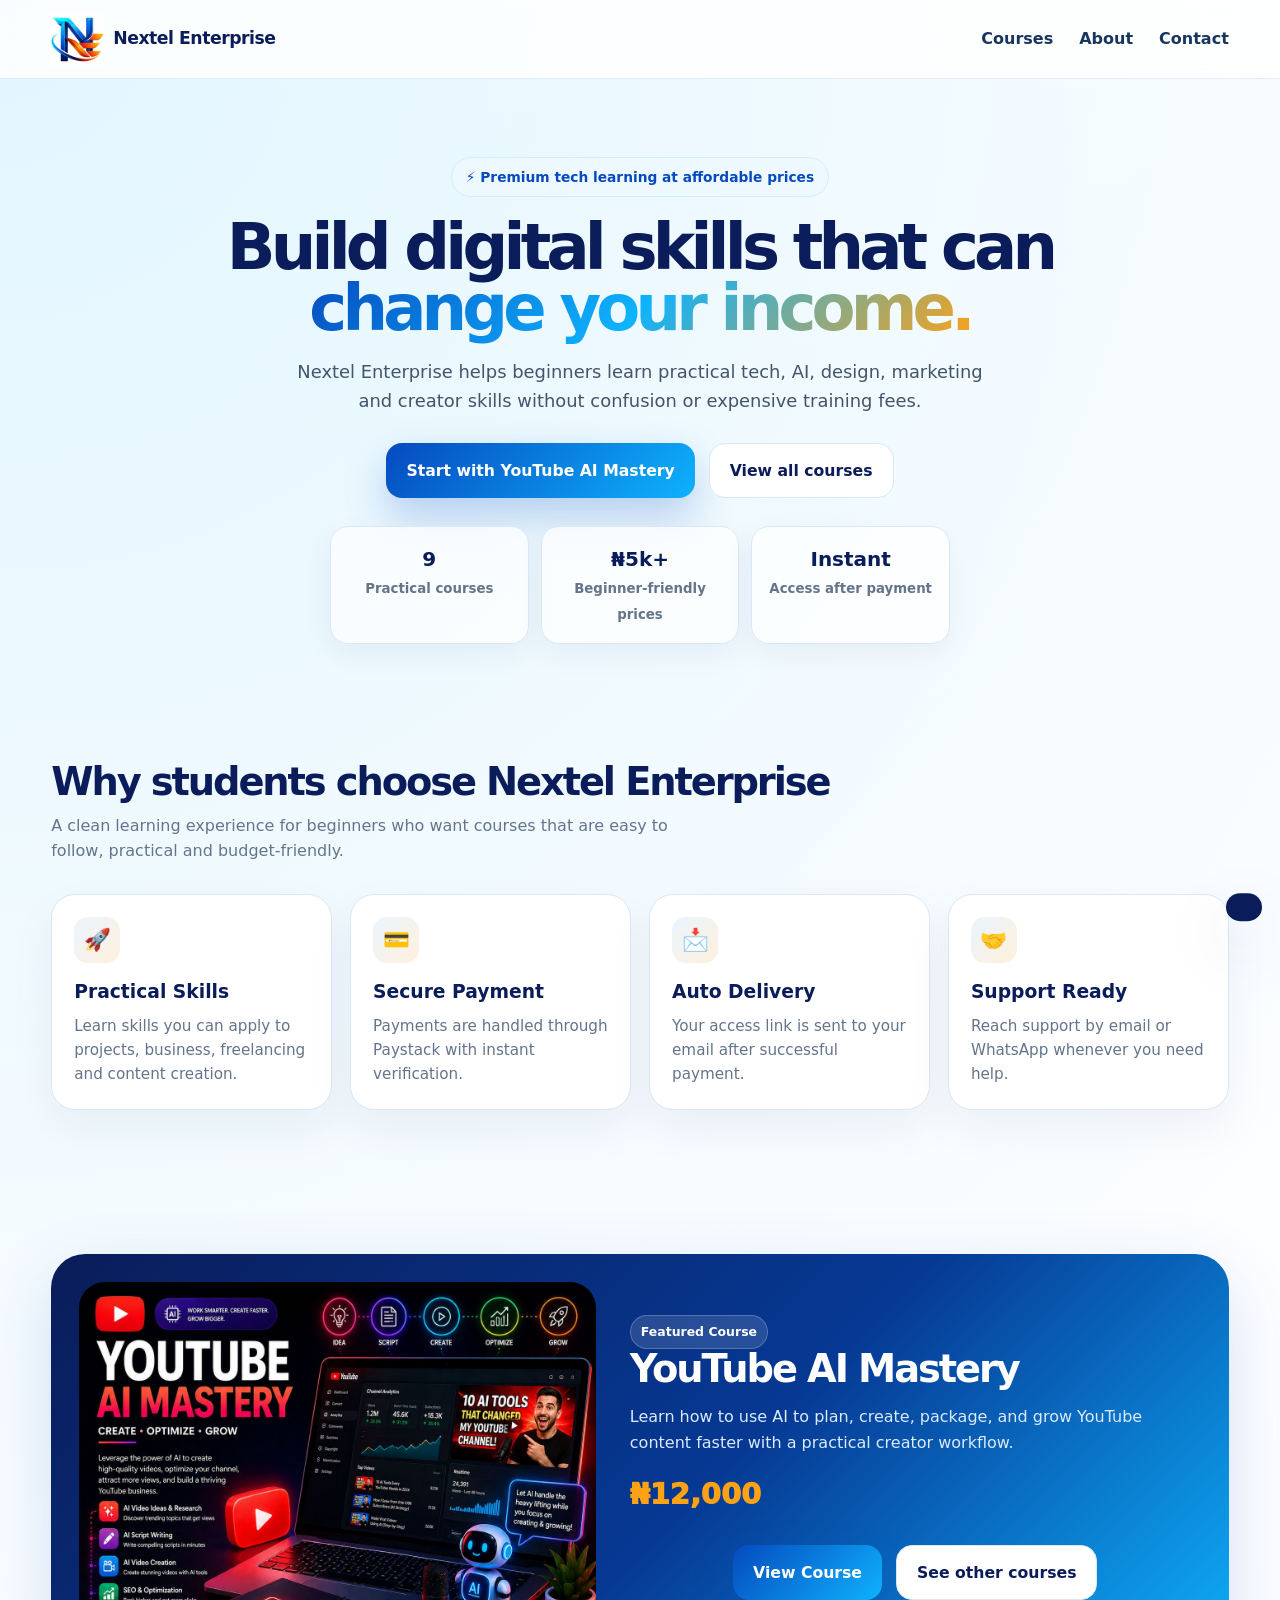
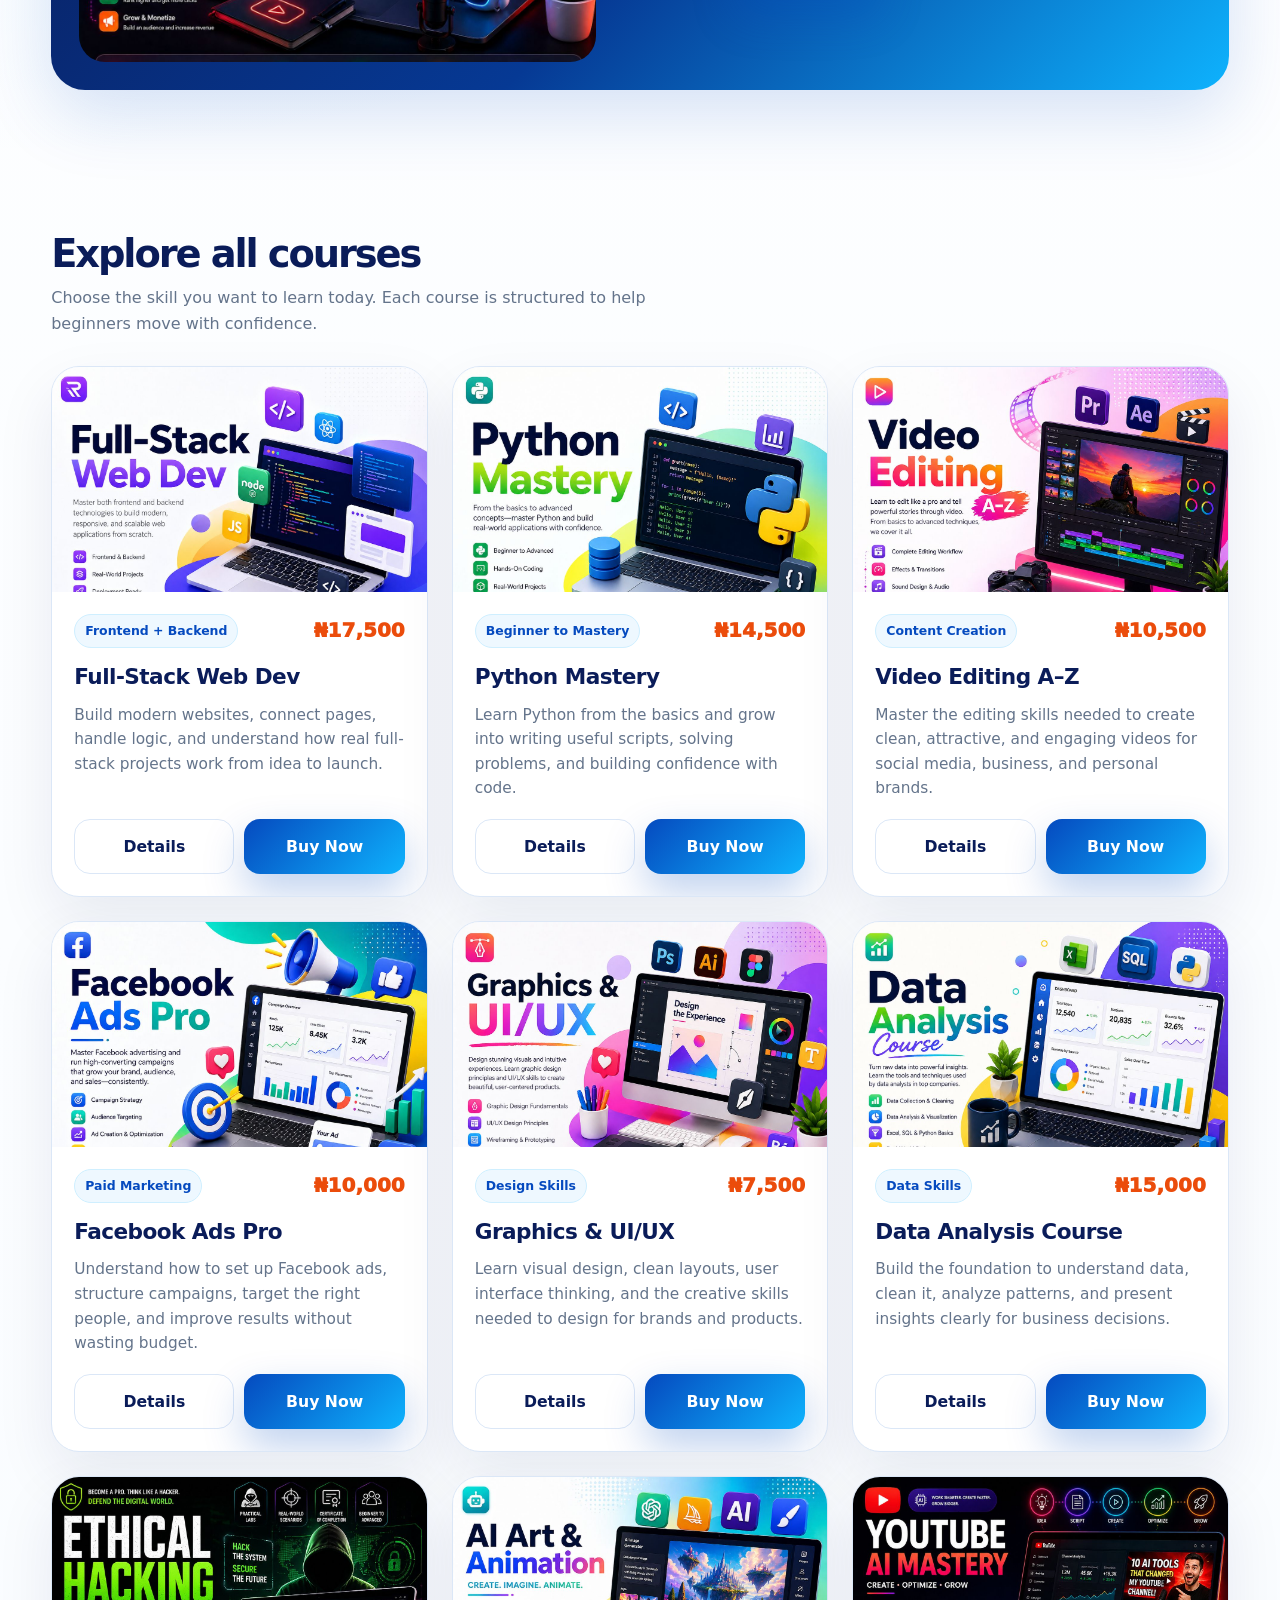
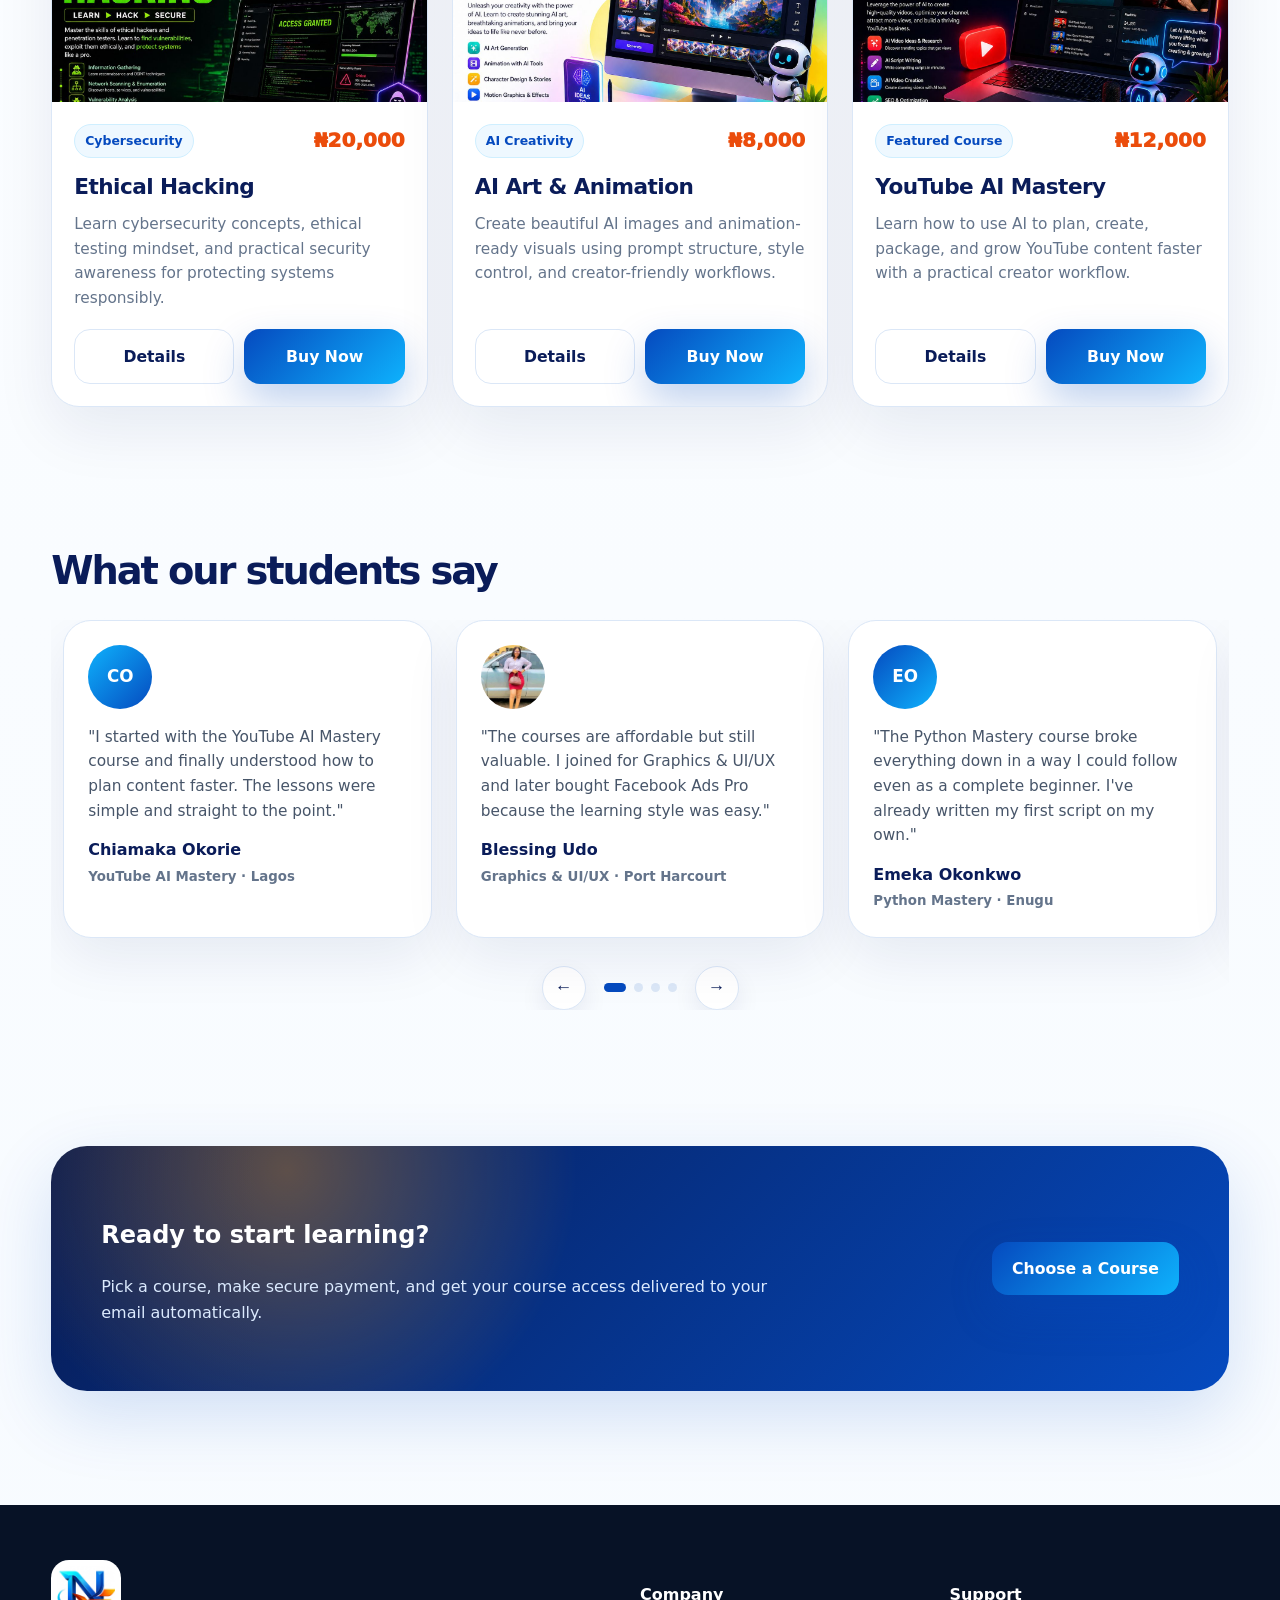
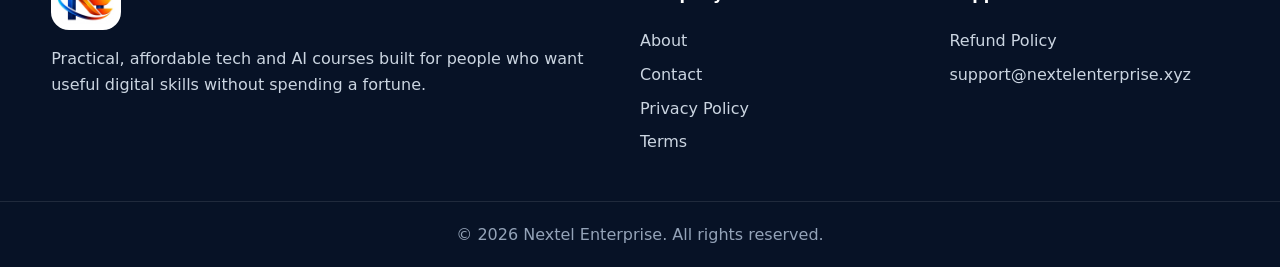
<file: index.html>
<!doctype html>
<html lang="en">

<!-- Mirrored from nextelenterprise.xyz/ by HTTrack Website Copier/3.x [XR&CO'2014], Mon, 29 Jun 2026 17:28:44 GMT -->
<!-- Added by HTTrack --><meta http-equiv="content-type" content="text/html;charset=UTF-8" /><!-- /Added by HTTrack -->
<head>
  <meta charset="utf-8">
  <meta name="viewport" content="width=device-width, initial-scale=1">
  <title>Nextel Enterprise - Affordable Tech &amp; AI Courses</title>
  <meta name="description" content="Affordable tech and AI courses from Nextel Enterprise. Learn practical skills in web development, Python, video editing, Facebook ads, UI/UX, data analysis, ethical hacking and YouTube AI.">
  <meta name="theme-color" content="#054ABF">
  <meta property="og:title" content="Nextel Enterprise - Affordable Tech &amp; AI Courses">
  <meta property="og:description" content="Affordable tech and AI courses from Nextel Enterprise. Learn practical skills in web development, Python, video editing, Facebook ads, UI/UX, data analysis, ethical hacking and YouTube AI.">
  <meta property="og:image" content="assets/images/logo.png">
  <meta property="og:url" content="index.html">
  <meta property="og:type" content="website">
  <link rel="apple-touch-icon" sizes="180x180" href="assets/favicon/apple-touch-icon.png">
  <link rel="icon" type="image/png" sizes="32x32" href="assets/favicon/favicon-32x32.png">
  <link rel="icon" type="image/png" sizes="16x16" href="assets/favicon/favicon-16x16.png">
  <link rel="manifest" href="assets/favicon/site.webmanifest">
  <link rel="shortcut icon" href="assets/favicon/favicon.ico">
  <link rel="stylesheet" href="assets/css/style.css">
  <script src="https://js.paystack.co/v1/inline.js"></script>
</head>
<body>
<header class="site-header">
  <nav class="nav container">
    <a href="index.html" class="brand" aria-label="Nextel Enterprise home"><img src="assets/images/logo.png" alt="Nextel Enterprise logo"><span>Nextel Enterprise</span></a>
    <button class="nav-toggle" type="button" aria-label="Open menu">☰</button>
    <div class="nav-links">
      <a href="index.html#courses">Courses</a><a href="about.html">About</a><a href="contact.html">Contact</a>
    </div>
  </nav>
</header>
<main>
<section class="hero">
  <div class="container hero-grid">
    <div>
      <span class="eyebrow">⚡ Premium tech learning at affordable prices</span>
      <h1>Build digital skills that can <span>change your income.</span></h1>
      <p>Nextel Enterprise helps beginners learn practical tech, AI, design, marketing and creator skills without confusion or expensive training fees.</p>
      <div class="hero-actions"><a class="btn btn-primary" href="#featured">Start with YouTube AI Mastery</a><a class="btn btn-light" href="#courses">View all courses</a></div>
      <div class="stats"><div class="stat"><b>9</b><small>Practical courses</small></div><div class="stat"><b>₦5k+</b><small>Beginner-friendly prices</small></div><div class="stat"><b>Instant</b><small>Access after payment</small></div></div>
    </div>
  </div>
</section>
<section class="section">
  <div class="container">
    <div class="section-head"><div><h2>Why students choose Nextel Enterprise</h2><p class="lead">A clean learning experience for beginners who want courses that are easy to follow, practical and budget-friendly.</p></div></div>
    <div class="feature-grid">
      <div class="feature"><div class="icon">🚀</div><h3>Practical Skills</h3><p>Learn skills you can apply to projects, business, freelancing and content creation.</p></div>
      <div class="feature"><div class="icon">💳</div><h3>Secure Payment</h3><p>Payments are handled through Paystack with instant verification.</p></div>
      <div class="feature"><div class="icon">📩</div><h3>Auto Delivery</h3><p>Your access link is sent to your email after successful payment.</p></div>
      <div class="feature"><div class="icon">🤝</div><h3>Support Ready</h3><p>Reach support by email or WhatsApp whenever you need help.</p></div>
    </div>
  </div>
</section>
<section class="section" id="featured"><div class="container featured"><img class="js-lightbox" src="assets/images/youtube-ai-mastery.jpg" alt="YouTube AI Mastery"><div><span class="badge">Featured Course</span><h2>YouTube AI Mastery</h2><p>Learn how to use AI to plan, create, package, and grow YouTube content faster with a practical creator workflow.</p><div class="price">₦12,000</div><div class="hero-actions"><a class="btn btn-primary" href="product6c25.html?course=youtube-ai-mastery">View Course</a><a class="btn btn-light" href="#courses">See other courses</a></div></div></div></section>
<section class="section" id="courses">
  <div class="container">
    <div class="section-head"><div><h2>Explore all courses</h2><p class="lead">Choose the skill you want to learn today. Each course is structured to help beginners move with confidence.</p></div></div>
    <div class="courses-grid">
            <article class="course-card">
        <img class="course-img js-lightbox" src="assets/images/full-stack-web-dev.jpg" alt="Full-Stack Web Dev course image">
        <div class="course-body"><div class="course-top"><span class="badge">Frontend + Backend</span><span class="price">₦17,500</span></div><h3>Full-Stack Web Dev</h3><p>Build modern websites, connect pages, handle logic, and understand how real full-stack projects work from idea to launch.</p><div class="course-actions"><a class="btn btn-light" href="product6163.html?course=full-stack-web-dev">Details</a><a class="btn btn-primary" href="product6163.html?course=full-stack-web-dev#checkout">Buy Now</a></div></div>
      </article>
            <article class="course-card">
        <img class="course-img js-lightbox" src="assets/images/python-mastery.jpg" alt="Python Mastery course image">
        <div class="course-body"><div class="course-top"><span class="badge">Beginner to Mastery</span><span class="price">₦14,500</span></div><h3>Python Mastery</h3><p>Learn Python from the basics and grow into writing useful scripts, solving problems, and building confidence with code.</p><div class="course-actions"><a class="btn btn-light" href="productb296.html?course=python-mastery">Details</a><a class="btn btn-primary" href="productb296.html?course=python-mastery#checkout">Buy Now</a></div></div>
      </article>
            <article class="course-card">
        <img class="course-img js-lightbox" src="assets/images/video-editing-az.jpg" alt="Video Editing A–Z course image">
        <div class="course-body"><div class="course-top"><span class="badge">Content Creation</span><span class="price">₦10,500</span></div><h3>Video Editing A–Z</h3><p>Master the editing skills needed to create clean, attractive, and engaging videos for social media, business, and personal brands.</p><div class="course-actions"><a class="btn btn-light" href="productea76.html?course=video-editing-az">Details</a><a class="btn btn-primary" href="productea76.html?course=video-editing-az#checkout">Buy Now</a></div></div>
      </article>
            <article class="course-card">
        <img class="course-img js-lightbox" src="assets/images/facebook-ads-pro.jpg" alt="Facebook Ads Pro course image">
        <div class="course-body"><div class="course-top"><span class="badge">Paid Marketing</span><span class="price">₦10,000</span></div><h3>Facebook Ads Pro</h3><p>Understand how to set up Facebook ads, structure campaigns, target the right people, and improve results without wasting budget.</p><div class="course-actions"><a class="btn btn-light" href="product3ab4.html?course=facebook-ads-pro">Details</a><a class="btn btn-primary" href="product3ab4.html?course=facebook-ads-pro#checkout">Buy Now</a></div></div>
      </article>
            <article class="course-card">
        <img class="course-img js-lightbox" src="assets/images/graphics-ui-ux.jpg" alt="Graphics &amp; UI/UX course image">
        <div class="course-body"><div class="course-top"><span class="badge">Design Skills</span><span class="price">₦7,500</span></div><h3>Graphics &amp; UI/UX</h3><p>Learn visual design, clean layouts, user interface thinking, and the creative skills needed to design for brands and products.</p><div class="course-actions"><a class="btn btn-light" href="product063f.html?course=graphics-ui-ux">Details</a><a class="btn btn-primary" href="product063f.html?course=graphics-ui-ux#checkout">Buy Now</a></div></div>
      </article>
            <article class="course-card">
        <img class="course-img js-lightbox" src="assets/images/data-analysis-course.jpg" alt="Data Analysis Course course image">
        <div class="course-body"><div class="course-top"><span class="badge">Data Skills</span><span class="price">₦15,000</span></div><h3>Data Analysis Course</h3><p>Build the foundation to understand data, clean it, analyze patterns, and present insights clearly for business decisions.</p><div class="course-actions"><a class="btn btn-light" href="product6f91.html?course=data-analysis-course">Details</a><a class="btn btn-primary" href="product6f91.html?course=data-analysis-course#checkout">Buy Now</a></div></div>
      </article>
            <article class="course-card">
        <img class="course-img js-lightbox" src="assets/images/ethical-hacking.jpg" alt="Ethical Hacking course image">
        <div class="course-body"><div class="course-top"><span class="badge">Cybersecurity</span><span class="price">₦20,000</span></div><h3>Ethical Hacking</h3><p>Learn cybersecurity concepts, ethical testing mindset, and practical security awareness for protecting systems responsibly.</p><div class="course-actions"><a class="btn btn-light" href="productf786.html?course=ethical-hacking">Details</a><a class="btn btn-primary" href="productf786.html?course=ethical-hacking#checkout">Buy Now</a></div></div>
      </article>
            <article class="course-card">
        <img class="course-img js-lightbox" src="assets/images/ai-art-animation.jpg" alt="AI Art &amp; Animation course image">
        <div class="course-body"><div class="course-top"><span class="badge">AI Creativity</span><span class="price">₦8,000</span></div><h3>AI Art &amp; Animation</h3><p>Create beautiful AI images and animation-ready visuals using prompt structure, style control, and creator-friendly workflows.</p><div class="course-actions"><a class="btn btn-light" href="product73f9.html?course=ai-art-animation">Details</a><a class="btn btn-primary" href="product73f9.html?course=ai-art-animation#checkout">Buy Now</a></div></div>
      </article>
            <article class="course-card">
        <img class="course-img js-lightbox" src="assets/images/youtube-ai-mastery.jpg" alt="YouTube AI Mastery course image">
        <div class="course-body"><div class="course-top"><span class="badge">Featured Course</span><span class="price">₦12,000</span></div><h3>YouTube AI Mastery</h3><p>Learn how to use AI to plan, create, package, and grow YouTube content faster with a practical creator workflow.</p><div class="course-actions"><a class="btn btn-light" href="product6c25.html?course=youtube-ai-mastery">Details</a><a class="btn btn-primary" href="product6c25.html?course=youtube-ai-mastery#checkout">Buy Now</a></div></div>
      </article>
          </div>
  </div>
</section>
<section class="section testimonials-section">
  <div class="container">
    <div class="section-head"><div><h2>What our students say</h2></div></div>
    <div class="testimonial-slider-wrap">
      <div class="testimonial-track" id="testimonialTrack">

        <div class="testimonial-slide">
          <div class="testimonial-card">
            <div class="testimonial-avatar" style="background:linear-gradient(135deg,#0EB2FD,#054ABF)">CO</div>
            <div class="testimonial-body">
              <p>"I started with the YouTube AI Mastery course and finally understood how to plan content faster. The lessons were simple and straight to the point."</p>
              <div class="testimonial-author"><b>Chiamaka Okorie</b><small>YouTube AI Mastery &middot; Lagos</small></div>
            </div>
          </div>
        </div>

        <div class="testimonial-slide">
          <div class="testimonial-card">
            <img src="assets/images/testimony2.jpg" alt="Blessing Udo">
            <div class="testimonial-body">
              <p>"The courses are affordable but still valuable. I joined for Graphics &amp; UI/UX and later bought Facebook Ads Pro because the learning style was easy."</p>
              <div class="testimonial-author"><b>Blessing Udo</b><small>Graphics &amp; UI/UX &middot; Port Harcourt</small></div>
            </div>
          </div>
        </div>

        <div class="testimonial-slide">
          <div class="testimonial-card">
            <div class="testimonial-avatar" style="background:linear-gradient(135deg,#054ABF,#0EB2FD)">EO</div>
            <div class="testimonial-body">
              <p>"The Python Mastery course broke everything down in a way I could follow even as a complete beginner. I've already written my first script on my own."</p>
              <div class="testimonial-author"><b>Emeka Okonkwo</b><small>Python Mastery &middot; Enugu</small></div>
            </div>
          </div>
        </div>

        <div class="testimonial-slide">
          <div class="testimonial-card">
            <div class="testimonial-avatar" style="background:linear-gradient(135deg,#EB4C0B,#FEA215)">FA</div>
            <div class="testimonial-body">
              <p>"I enrolled in the Video Editing A–Z course and within two weeks I was editing reels for small businesses around me. Money well spent."</p>
              <div class="testimonial-author"><b>Fatima Abubakar</b><small>Video Editing A–Z &middot; Abuja</small></div>
            </div>
          </div>
        </div>

        <div class="testimonial-slide">
          <div class="testimonial-card">
            <div class="testimonial-avatar" style="background:linear-gradient(135deg,#0A1C59,#054ABF)">TN</div>
            <div class="testimonial-body">
              <p>"The Data Analysis course gave me a real edge at work. My boss noticed the difference in how I present reports and I got more responsibilities."</p>
              <div class="testimonial-author"><b>Tunde Nwosu</b><small>Data Analysis &middot; Ibadan</small></div>
            </div>
          </div>
        </div>

        <div class="testimonial-slide">
          <div class="testimonial-card">
            <div class="testimonial-avatar" style="background:linear-gradient(135deg,#054ABF,#FEA215)">AO</div>
            <div class="testimonial-body">
              <p>"Facebook Ads Pro changed how I run campaigns for my clothing business. I went from wasting money on boosting posts to running proper ad sets."</p>
              <div class="testimonial-author"><b>Adaeze Onyeka</b><small>Facebook Ads Pro &middot; Onitsha</small></div>
            </div>
          </div>
        </div>

      </div>
      <div class="testimonial-controls">
        <button class="t-btn t-prev" id="tPrev" aria-label="Previous">&#8592;</button>
        <div class="t-dots" id="tDots"></div>
        <button class="t-btn t-next" id="tNext" aria-label="Next">&#8594;</button>
      </div>
    </div>
  </div>
</section>
<section class="cta"><div class="container cta-box"><div><h2>Ready to start learning?</h2><p>Pick a course, make secure payment, and get your course access delivered to your email automatically.</p></div><a class="btn btn-primary" href="#courses">Choose a Course</a></div></section>
</main>
<footer class="footer">
  <div class="container footer-grid">
    <div><img src="assets/images/logo.png" class="footer-logo" alt="Nextel Enterprise"><p>Practical, affordable tech and AI courses built for people who want useful digital skills without spending a fortune.</p></div>
    <div><h4>Company</h4><a href="about.html">About</a><a href="contact.html">Contact</a><a href="privacy.html">Privacy Policy</a><a href="terms.html">Terms</a></div>
    <div><h4>Support</h4><a href="refund.html">Refund Policy</a><a href="mailto:support@nextelenterprise.xyz">support@nextelenterprise.xyz</a></div>
  </div>
  <div class="footer-bottom">© 2026 Nextel Enterprise. All rights reserved.</div>
</footer>
<div id="toast" class="toast"></div>
<script src="assets/js/main.js"></script>
</body>

<!-- Mirrored from nextelenterprise.xyz/ by HTTrack Website Copier/3.x [XR&CO'2014], Mon, 29 Jun 2026 17:29:17 GMT -->
</html>
</file>
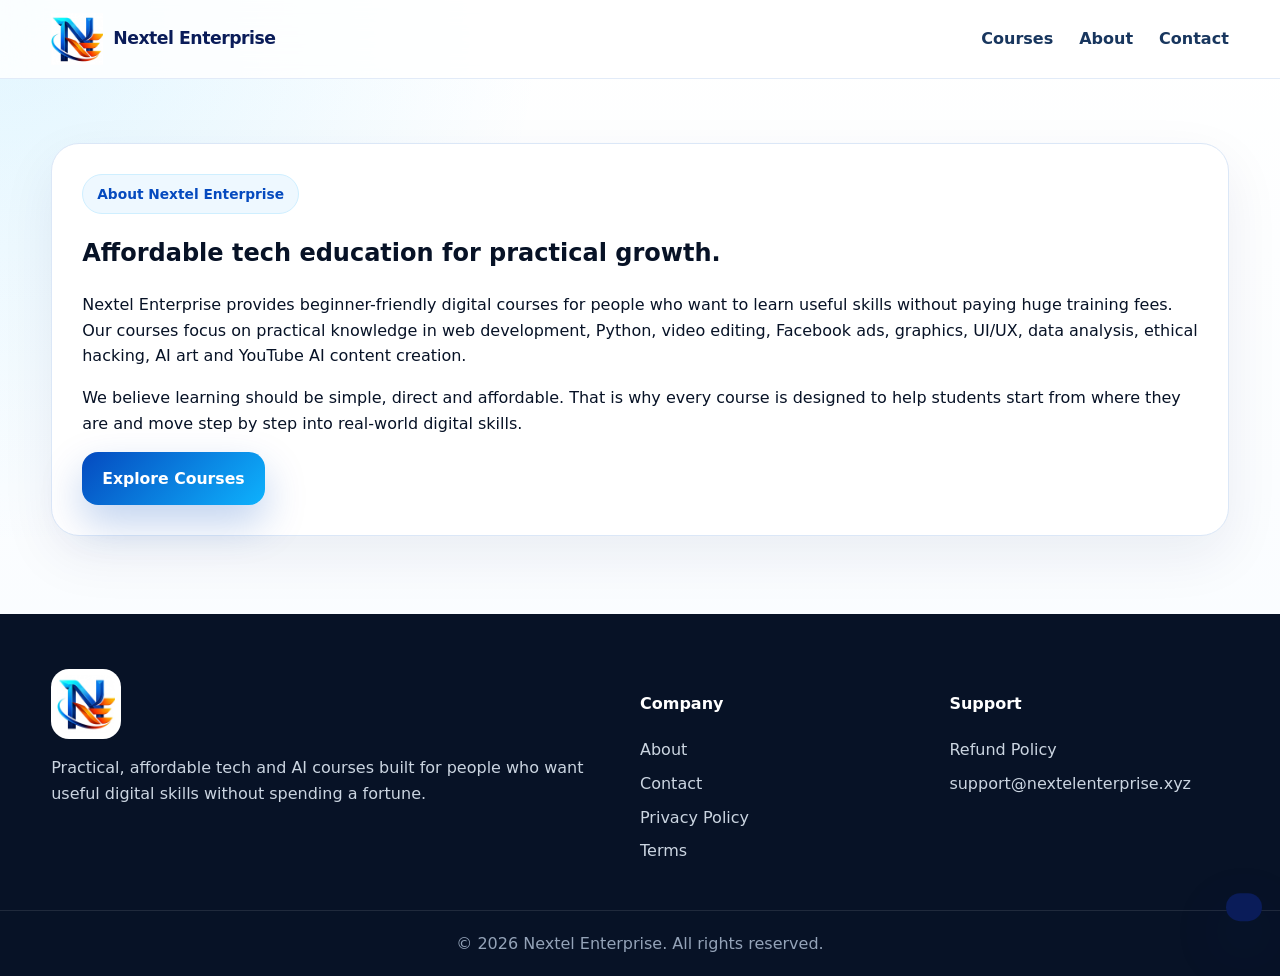
<file: about.html>
<!doctype html>
<html lang="en">

<!-- Mirrored from nextelenterprise.xyz/about.php by HTTrack Website Copier/3.x [XR&CO'2014], Mon, 29 Jun 2026 17:29:17 GMT -->
<!-- Added by HTTrack --><meta http-equiv="content-type" content="text/html;charset=UTF-8" /><!-- /Added by HTTrack -->
<head>
  <meta charset="utf-8">
  <meta name="viewport" content="width=device-width, initial-scale=1">
  <title>About Us | Nextel Enterprise</title>
  <meta name="description" content="Learn about Nextel Enterprise and our mission to make practical tech and AI skills affordable.">
  <meta name="theme-color" content="#054ABF">
  <meta property="og:title" content="About Us | Nextel Enterprise">
  <meta property="og:description" content="Learn about Nextel Enterprise and our mission to make practical tech and AI skills affordable.">
  <meta property="og:image" content="assets/images/logo.png">
  <meta property="og:url" content="index.html">
  <meta property="og:type" content="website">
  <link rel="apple-touch-icon" sizes="180x180" href="assets/favicon/apple-touch-icon.png">
  <link rel="icon" type="image/png" sizes="32x32" href="assets/favicon/favicon-32x32.png">
  <link rel="icon" type="image/png" sizes="16x16" href="assets/favicon/favicon-16x16.png">
  <link rel="manifest" href="assets/favicon/site.webmanifest">
  <link rel="shortcut icon" href="assets/favicon/favicon.ico">
  <link rel="stylesheet" href="assets/css/style.css">
  <script src="https://js.paystack.co/v1/inline.js"></script>
</head>
<body>
<header class="site-header">
  <nav class="nav container">
    <a href="index.html" class="brand" aria-label="Nextel Enterprise home"><img src="assets/images/logo.png" alt="Nextel Enterprise logo"><span>Nextel Enterprise</span></a>
    <button class="nav-toggle" type="button" aria-label="Open menu">☰</button>
    <div class="nav-links">
      <a href="index.html#courses">Courses</a><a href="about.html">About</a><a href="contact.html">Contact</a>
    </div>
  </nav>
</header>
<main>
<section class="page-hero"><div class="container"><div class="content-card"><span class="eyebrow">About Nextel Enterprise</span><h1>Affordable tech education for practical growth.</h1><p>Nextel Enterprise provides beginner-friendly digital courses for people who want to learn useful skills without paying huge training fees. Our courses focus on practical knowledge in web development, Python, video editing, Facebook ads, graphics, UI/UX, data analysis, ethical hacking, AI art and YouTube AI content creation.</p><p>We believe learning should be simple, direct and affordable. That is why every course is designed to help students start from where they are and move step by step into real-world digital skills.</p><a class="btn btn-primary" href="index.html#courses">Explore Courses</a></div></div></section>
</main>
<footer class="footer">
  <div class="container footer-grid">
    <div><img src="assets/images/logo.png" class="footer-logo" alt="Nextel Enterprise"><p>Practical, affordable tech and AI courses built for people who want useful digital skills without spending a fortune.</p></div>
    <div><h4>Company</h4><a href="about.html">About</a><a href="contact.html">Contact</a><a href="privacy.html">Privacy Policy</a><a href="terms.html">Terms</a></div>
    <div><h4>Support</h4><a href="refund.html">Refund Policy</a><a href="mailto:support@nextelenterprise.xyz">support@nextelenterprise.xyz</a></div>
  </div>
  <div class="footer-bottom">© 2026 Nextel Enterprise. All rights reserved.</div>
</footer>
<div id="toast" class="toast"></div>
<script src="assets/js/main.js"></script>
</body>

<!-- Mirrored from nextelenterprise.xyz/about.php by HTTrack Website Copier/3.x [XR&CO'2014], Mon, 29 Jun 2026 17:29:17 GMT -->
</html>
</file>
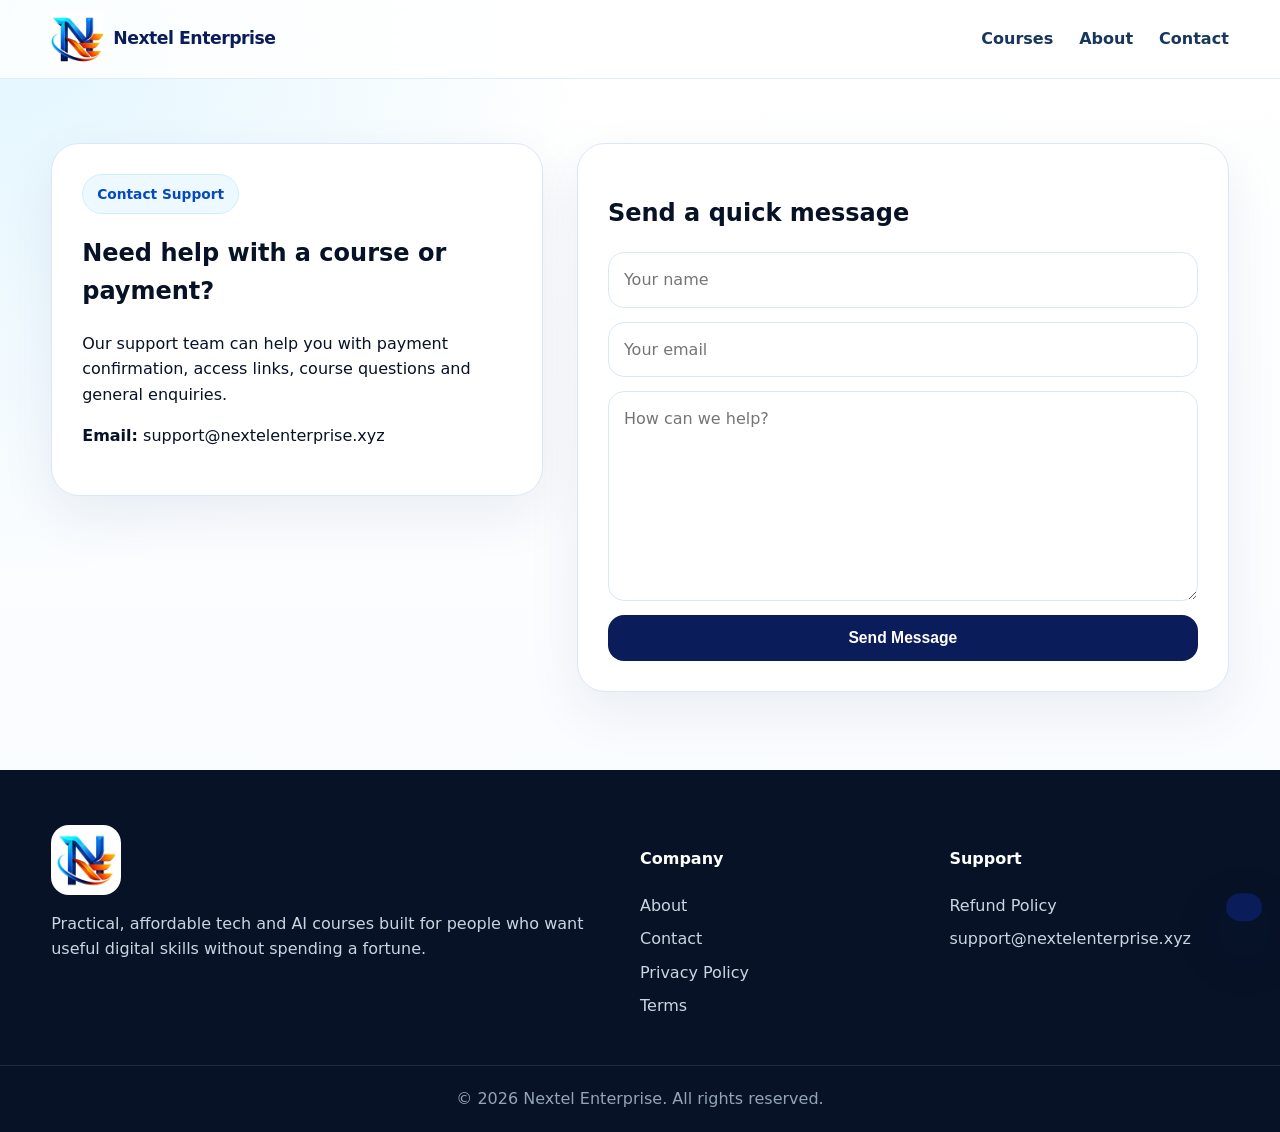
<file: contact.html>
<!doctype html>
<html lang="en">

<!-- Mirrored from nextelenterprise.xyz/contact.php by HTTrack Website Copier/3.x [XR&CO'2014], Mon, 29 Jun 2026 17:29:17 GMT -->
<!-- Added by HTTrack --><meta http-equiv="content-type" content="text/html;charset=UTF-8" /><!-- /Added by HTTrack -->
<head>
  <meta charset="utf-8">
  <meta name="viewport" content="width=device-width, initial-scale=1">
  <title>Contact Us | Nextel Enterprise</title>
  <meta name="description" content="Contact Nextel Enterprise for course support, payment help and access issues.">
  <meta name="theme-color" content="#054ABF">
  <meta property="og:title" content="Contact Us | Nextel Enterprise">
  <meta property="og:description" content="Contact Nextel Enterprise for course support, payment help and access issues.">
  <meta property="og:image" content="assets/images/logo.png">
  <meta property="og:url" content="index.html">
  <meta property="og:type" content="website">
  <link rel="apple-touch-icon" sizes="180x180" href="assets/favicon/apple-touch-icon.png">
  <link rel="icon" type="image/png" sizes="32x32" href="assets/favicon/favicon-32x32.png">
  <link rel="icon" type="image/png" sizes="16x16" href="assets/favicon/favicon-16x16.png">
  <link rel="manifest" href="assets/favicon/site.webmanifest">
  <link rel="shortcut icon" href="assets/favicon/favicon.ico">
  <link rel="stylesheet" href="assets/css/style.css">
  <script src="https://js.paystack.co/v1/inline.js"></script>
</head>
<body>
<header class="site-header">
  <nav class="nav container">
    <a href="index.html" class="brand" aria-label="Nextel Enterprise home"><img src="assets/images/logo.png" alt="Nextel Enterprise logo"><span>Nextel Enterprise</span></a>
    <button class="nav-toggle" type="button" aria-label="Open menu">☰</button>
    <div class="nav-links">
      <a href="index.html#courses">Courses</a><a href="about.html">About</a><a href="contact.html">Contact</a>
    </div>
  </nav>
</header>
<main>
<section class="page-hero"><div class="container product-grid"><div class="content-card"><span class="eyebrow">Contact Support</span><h1>Need help with a course or payment?</h1><p>Our support team can help you with payment confirmation, access links, course questions and general enquiries.</p><p><b>Email:</b> <a href="mailto:support@nextelenterprise.xyz">support@nextelenterprise.xyz</a></p></div><div class="content-card"><h2>Send a quick message</h2><form class="form-grid" action="mailto:support@nextelenterprise.xyz" method="post" enctype="text/plain"><input name="name" placeholder="Your name" required><input name="email" type="email" placeholder="Your email" required><textarea name="message" rows="7" placeholder="How can we help?" required></textarea><button class="btn btn-dark" type="submit">Send Message</button></form></div></div></section>
</main>
<footer class="footer">
  <div class="container footer-grid">
    <div><img src="assets/images/logo.png" class="footer-logo" alt="Nextel Enterprise"><p>Practical, affordable tech and AI courses built for people who want useful digital skills without spending a fortune.</p></div>
    <div><h4>Company</h4><a href="about.html">About</a><a href="contact.html">Contact</a><a href="privacy.html">Privacy Policy</a><a href="terms.html">Terms</a></div>
    <div><h4>Support</h4><a href="refund.html">Refund Policy</a><a href="mailto:support@nextelenterprise.xyz">support@nextelenterprise.xyz</a></div>
  </div>
  <div class="footer-bottom">© 2026 Nextel Enterprise. All rights reserved.</div>
</footer>
<div id="toast" class="toast"></div>
<script src="assets/js/main.js"></script>
</body>

<!-- Mirrored from nextelenterprise.xyz/contact.php by HTTrack Website Copier/3.x [XR&CO'2014], Mon, 29 Jun 2026 17:29:17 GMT -->
</html>
</file>
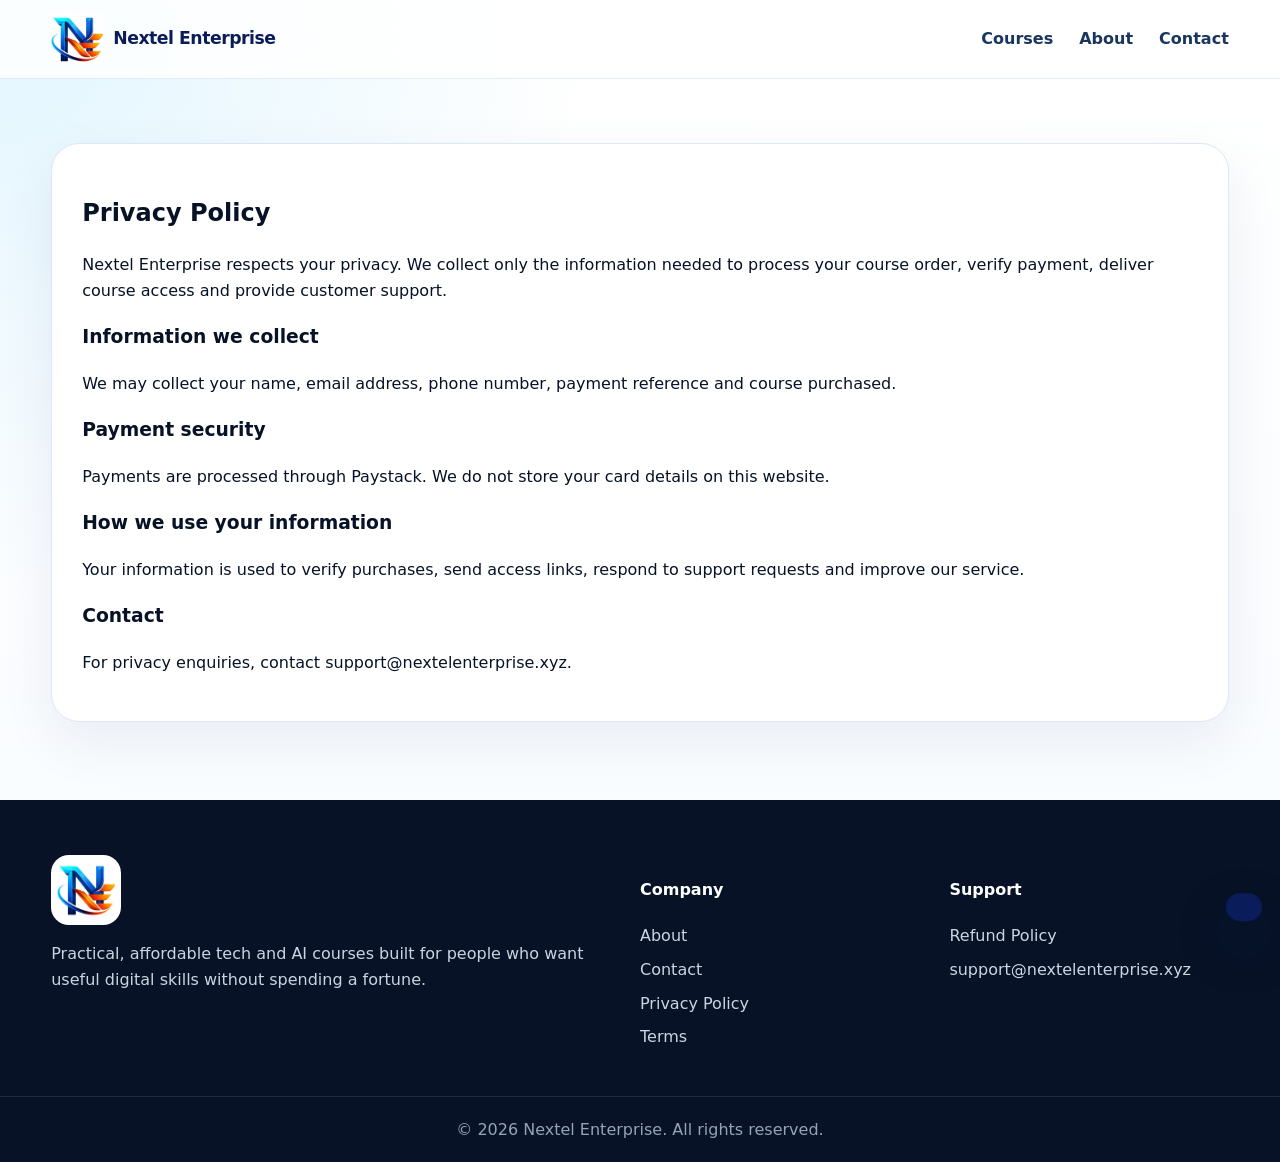
<file: privacy.html>
<!doctype html>
<html lang="en">

<!-- Mirrored from nextelenterprise.xyz/privacy.php by HTTrack Website Copier/3.x [XR&CO'2014], Mon, 29 Jun 2026 17:29:17 GMT -->
<!-- Added by HTTrack --><meta http-equiv="content-type" content="text/html;charset=UTF-8" /><!-- /Added by HTTrack -->
<head>
  <meta charset="utf-8">
  <meta name="viewport" content="width=device-width, initial-scale=1">
  <title>Privacy Policy | Nextel Enterprise</title>
  <meta name="description" content="Nextel Enterprise offers affordable practical courses in web development, Python, video editing, Facebook ads, design, data analysis, ethical hacking, AI art and YouTube AI mastery.">
  <meta name="theme-color" content="#054ABF">
  <meta property="og:title" content="Privacy Policy | Nextel Enterprise">
  <meta property="og:description" content="Nextel Enterprise offers affordable practical courses in web development, Python, video editing, Facebook ads, design, data analysis, ethical hacking, AI art and YouTube AI mastery.">
  <meta property="og:image" content="assets/images/logo.png">
  <meta property="og:url" content="index.html">
  <meta property="og:type" content="website">
  <link rel="apple-touch-icon" sizes="180x180" href="assets/favicon/apple-touch-icon.png">
  <link rel="icon" type="image/png" sizes="32x32" href="assets/favicon/favicon-32x32.png">
  <link rel="icon" type="image/png" sizes="16x16" href="assets/favicon/favicon-16x16.png">
  <link rel="manifest" href="assets/favicon/site.webmanifest">
  <link rel="shortcut icon" href="assets/favicon/favicon.ico">
  <link rel="stylesheet" href="assets/css/style.css">
  <script src="https://js.paystack.co/v1/inline.js"></script>
</head>
<body>
<header class="site-header">
  <nav class="nav container">
    <a href="index.html" class="brand" aria-label="Nextel Enterprise home"><img src="assets/images/logo.png" alt="Nextel Enterprise logo"><span>Nextel Enterprise</span></a>
    <button class="nav-toggle" type="button" aria-label="Open menu">☰</button>
    <div class="nav-links">
      <a href="index.html#courses">Courses</a><a href="about.html">About</a><a href="contact.html">Contact</a>
    </div>
  </nav>
</header>
<main>
<section class="page-hero"><div class="container"><div class="content-card"><h1>Privacy Policy</h1><p>Nextel Enterprise respects your privacy. We collect only the information needed to process your course order, verify payment, deliver course access and provide customer support.</p><h3>Information we collect</h3><p>We may collect your name, email address, phone number, payment reference and course purchased.</p><h3>Payment security</h3><p>Payments are processed through Paystack. We do not store your card details on this website.</p><h3>How we use your information</h3><p>Your information is used to verify purchases, send access links, respond to support requests and improve our service.</p><h3>Contact</h3><p>For privacy enquiries, contact support@nextelenterprise.xyz.</p></div></div></section>
</main>
<footer class="footer">
  <div class="container footer-grid">
    <div><img src="assets/images/logo.png" class="footer-logo" alt="Nextel Enterprise"><p>Practical, affordable tech and AI courses built for people who want useful digital skills without spending a fortune.</p></div>
    <div><h4>Company</h4><a href="about.html">About</a><a href="contact.html">Contact</a><a href="privacy.html">Privacy Policy</a><a href="terms.html">Terms</a></div>
    <div><h4>Support</h4><a href="refund.html">Refund Policy</a><a href="mailto:support@nextelenterprise.xyz">support@nextelenterprise.xyz</a></div>
  </div>
  <div class="footer-bottom">© 2026 Nextel Enterprise. All rights reserved.</div>
</footer>
<div id="toast" class="toast"></div>
<script src="assets/js/main.js"></script>
</body>

<!-- Mirrored from nextelenterprise.xyz/privacy.php by HTTrack Website Copier/3.x [XR&CO'2014], Mon, 29 Jun 2026 17:29:17 GMT -->
</html>
</file>
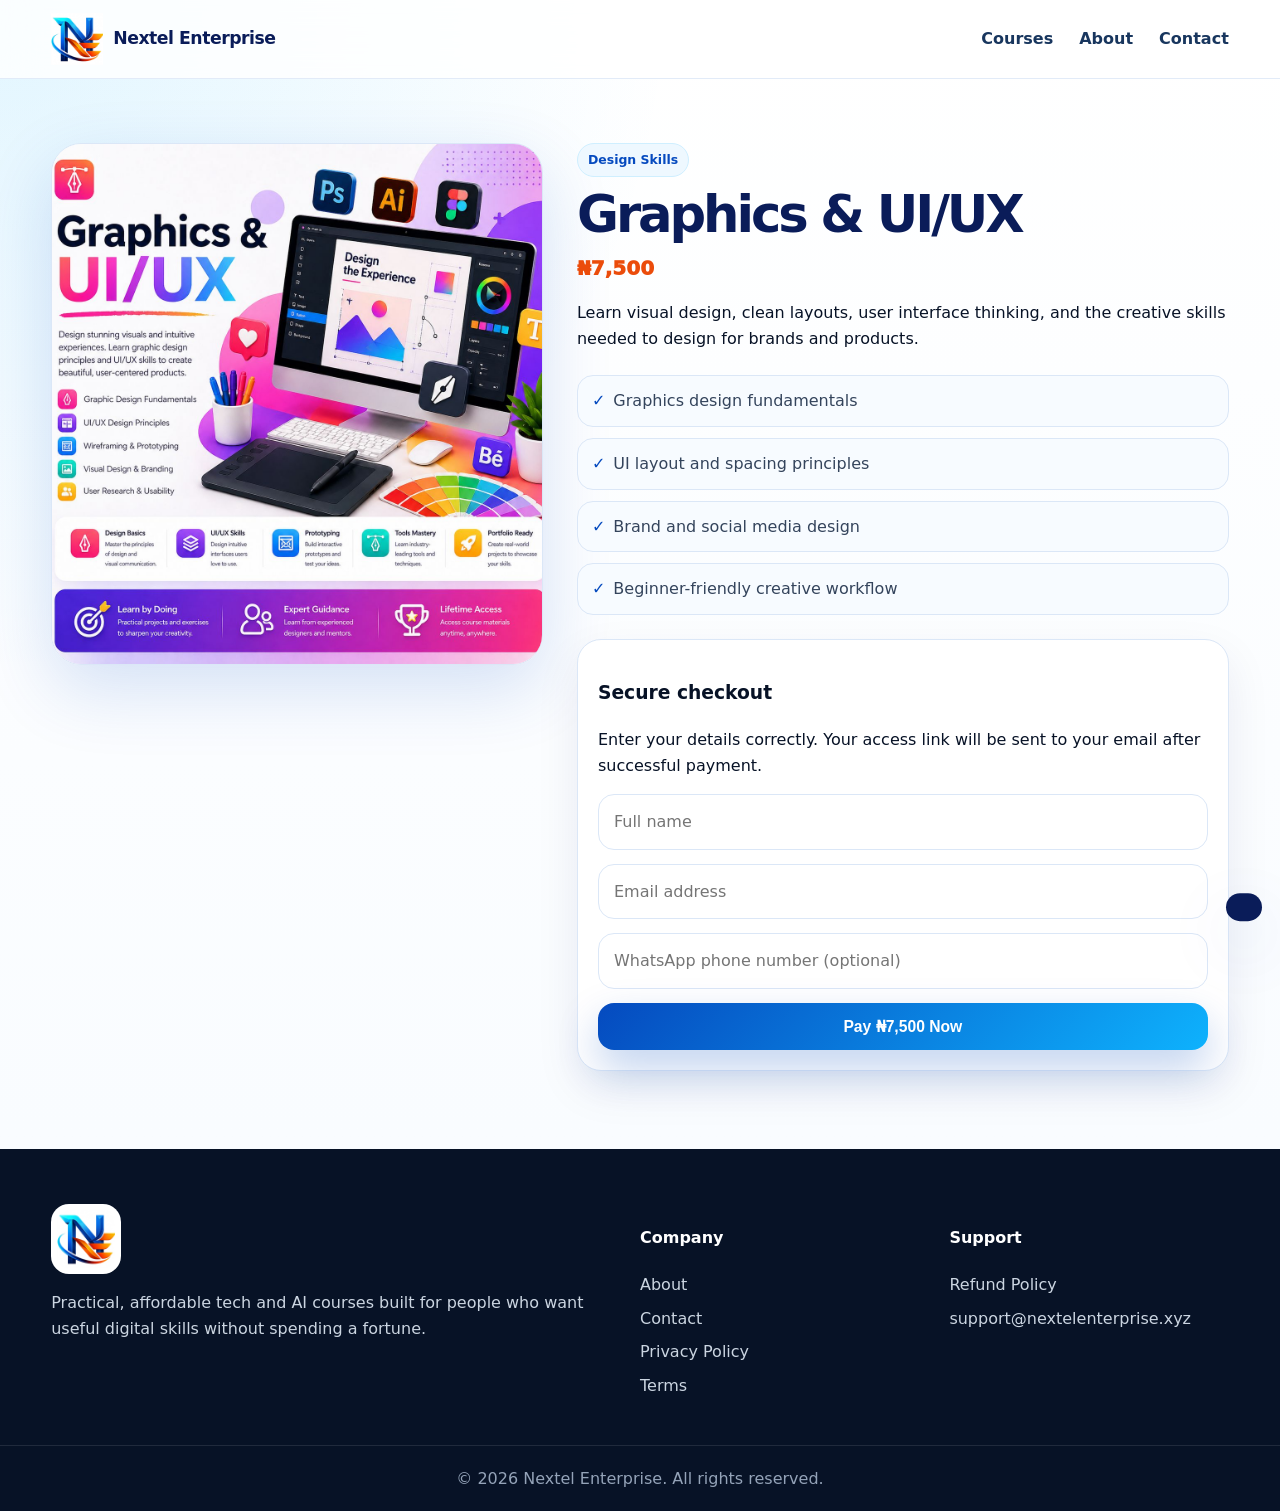
<file: product063f.html>
<!doctype html>
<html lang="en">

<!-- Mirrored from nextelenterprise.xyz/product.php?course=graphics-ui-ux by HTTrack Website Copier/3.x [XR&CO'2014], Mon, 29 Jun 2026 17:29:17 GMT -->
<!-- Added by HTTrack --><meta http-equiv="content-type" content="text/html;charset=UTF-8" /><!-- /Added by HTTrack -->
<head>
  <meta charset="utf-8">
  <meta name="viewport" content="width=device-width, initial-scale=1">
  <title>Graphics &amp; UI/UX | Nextel Enterprise</title>
  <meta name="description" content="Learn visual design, clean layouts, user interface thinking, and the creative skills needed to design for brands and products.">
  <meta name="theme-color" content="#054ABF">
  <meta property="og:title" content="Graphics &amp; UI/UX | Nextel Enterprise">
  <meta property="og:description" content="Learn visual design, clean layouts, user interface thinking, and the creative skills needed to design for brands and products.">
  <meta property="og:image" content="assets/images/logo.png">
  <meta property="og:url" content="index.html">
  <meta property="og:type" content="website">
  <link rel="apple-touch-icon" sizes="180x180" href="assets/favicon/apple-touch-icon.png">
  <link rel="icon" type="image/png" sizes="32x32" href="assets/favicon/favicon-32x32.png">
  <link rel="icon" type="image/png" sizes="16x16" href="assets/favicon/favicon-16x16.png">
  <link rel="manifest" href="assets/favicon/site.webmanifest">
  <link rel="shortcut icon" href="assets/favicon/favicon.ico">
  <link rel="stylesheet" href="assets/css/style.css">
  
</head>
<body>
<header class="site-header">
  <nav class="nav container">
    <a href="index.html" class="brand" aria-label="Nextel Enterprise home"><img src="assets/images/logo.png" alt="Nextel Enterprise logo"><span>Nextel Enterprise</span></a>
    <button class="nav-toggle" type="button" aria-label="Open menu">☰</button>
    <div class="nav-links">
      <a href="index.html#courses">Courses</a><a href="about.html">About</a><a href="contact.html">Contact</a>
    </div>
  </nav>
</header>
<main>
<section class="page-hero"><div class="container product-grid"><div class="product-image"><img class="js-lightbox" src="assets/images/graphics-ui-ux.jpg" alt="Graphics &amp; UI/UX"></div><div class="product-info"><span class="badge">Design Skills</span><h1>Graphics &amp; UI/UX</h1><div class="price">₦7,500</div><p>Learn visual design, clean layouts, user interface thinking, and the creative skills needed to design for brands and products.</p><ul class="features-list"><li>Graphics design fundamentals</li><li>UI layout and spacing principles</li><li>Brand and social media design</li><li>Beginner-friendly creative workflow</li></ul><div class="checkout-box" id="checkout"><h3>Secure checkout</h3><p>Enter your details correctly. Your access link will be sent to your email after successful payment.</p><div class="form-grid"><input type="text" id="buyer_name" placeholder="Full name" required><input type="email" id="buyer_email" placeholder="Email address" required><input type="tel" id="buyer_phone" placeholder="WhatsApp phone number (optional)"><button class="btn btn-primary" onclick="startPayment('graphics-ui-ux','Graphics &amp; UI/UX',7500,'pk_live_fe1d6997cd750f55143bb269ccb2351885711ffb')">Pay ₦7,500 Now</button><!-- <a class="btn btn-light" href="https://wa.me/2347048831912">Need help? Chat on WhatsApp</a> --></div></div></div></div></section><script>window.RUBAN_PREFIX='RE_';</script>
</main>
<footer class="footer">
  <div class="container footer-grid">
    <div><img src="assets/images/logo.png" class="footer-logo" alt="Nextel Enterprise"><p>Practical, affordable tech and AI courses built for people who want useful digital skills without spending a fortune.</p></div>
    <div><h4>Company</h4><a href="about.html">About</a><a href="contact.html">Contact</a><a href="privacy.html">Privacy Policy</a><a href="terms.html">Terms</a></div>
    <div><h4>Support</h4><a href="refund.html">Refund Policy</a><a href="mailto:support@nextelenterprise.xyz">support@nextelenterprise.xyz</a></div>
  </div>
  <div class="footer-bottom">© 2026 Nextel Enterprise. All rights reserved.</div>
</footer>
<div id="toast" class="toast"></div>
<script src="assets/js/main.js"></script>
</body>

<!-- Mirrored from nextelenterprise.xyz/product.php?course=graphics-ui-ux by HTTrack Website Copier/3.x [XR&CO'2014], Mon, 29 Jun 2026 17:29:17 GMT -->
</html>
</file>
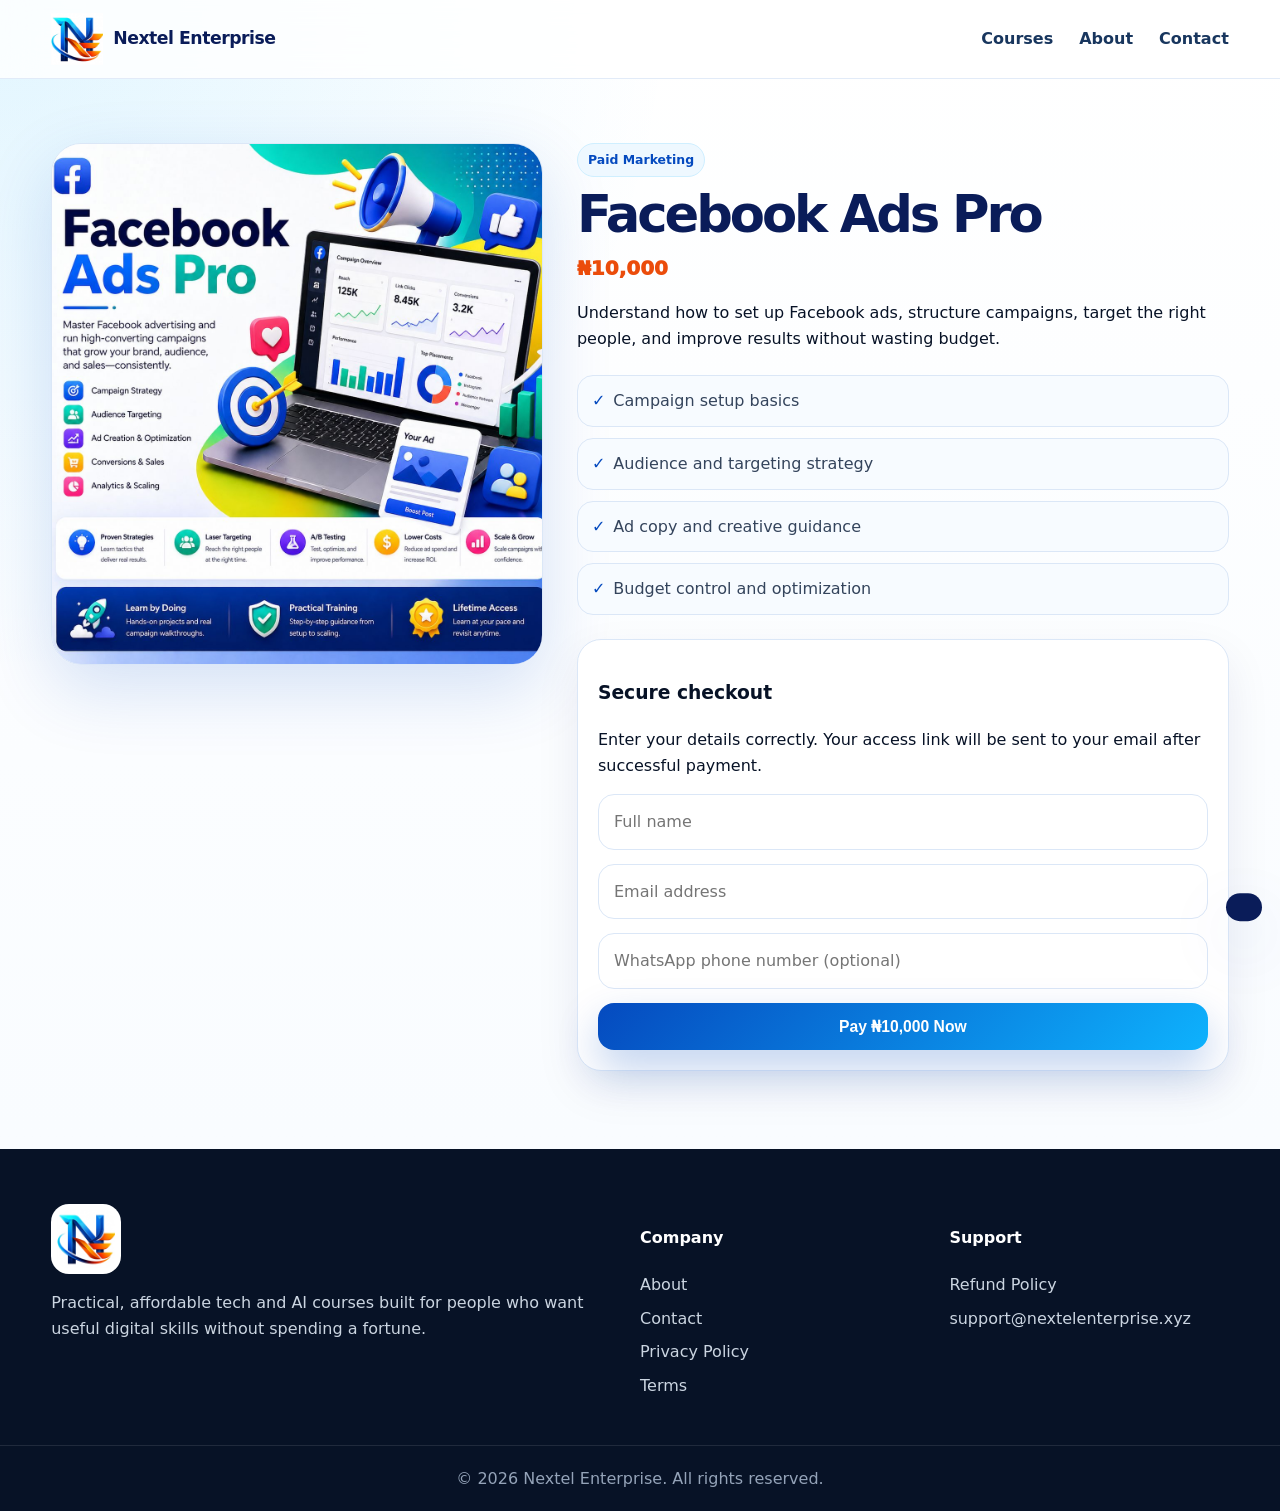
<file: product3ab4.html>
<!doctype html>
<html lang="en">

<!-- Mirrored from nextelenterprise.xyz/product.php?course=facebook-ads-pro by HTTrack Website Copier/3.x [XR&CO'2014], Mon, 29 Jun 2026 17:29:17 GMT -->
<!-- Added by HTTrack --><meta http-equiv="content-type" content="text/html;charset=UTF-8" /><!-- /Added by HTTrack -->
<head>
  <meta charset="utf-8">
  <meta name="viewport" content="width=device-width, initial-scale=1">
  <title>Facebook Ads Pro | Nextel Enterprise</title>
  <meta name="description" content="Understand how to set up Facebook ads, structure campaigns, target the right people, and improve results without wasting budget.">
  <meta name="theme-color" content="#054ABF">
  <meta property="og:title" content="Facebook Ads Pro | Nextel Enterprise">
  <meta property="og:description" content="Understand how to set up Facebook ads, structure campaigns, target the right people, and improve results without wasting budget.">
  <meta property="og:image" content="assets/images/logo.png">
  <meta property="og:url" content="index.html">
  <meta property="og:type" content="website">
  <link rel="apple-touch-icon" sizes="180x180" href="assets/favicon/apple-touch-icon.png">
  <link rel="icon" type="image/png" sizes="32x32" href="assets/favicon/favicon-32x32.png">
  <link rel="icon" type="image/png" sizes="16x16" href="assets/favicon/favicon-16x16.png">
  <link rel="manifest" href="assets/favicon/site.webmanifest">
  <link rel="shortcut icon" href="assets/favicon/favicon.ico">
  <link rel="stylesheet" href="assets/css/style.css">
  
</head>
<body>
<header class="site-header">
  <nav class="nav container">
    <a href="index.html" class="brand" aria-label="Nextel Enterprise home"><img src="assets/images/logo.png" alt="Nextel Enterprise logo"><span>Nextel Enterprise</span></a>
    <button class="nav-toggle" type="button" aria-label="Open menu">☰</button>
    <div class="nav-links">
      <a href="index.html#courses">Courses</a><a href="about.html">About</a><a href="contact.html">Contact</a>
    </div>
  </nav>
</header>
<main>
<section class="page-hero"><div class="container product-grid"><div class="product-image"><img class="js-lightbox" src="assets/images/facebook-ads-pro.jpg" alt="Facebook Ads Pro"></div><div class="product-info"><span class="badge">Paid Marketing</span><h1>Facebook Ads Pro</h1><div class="price">₦10,000</div><p>Understand how to set up Facebook ads, structure campaigns, target the right people, and improve results without wasting budget.</p><ul class="features-list"><li>Campaign setup basics</li><li>Audience and targeting strategy</li><li>Ad copy and creative guidance</li><li>Budget control and optimization</li></ul><div class="checkout-box" id="checkout"><h3>Secure checkout</h3><p>Enter your details correctly. Your access link will be sent to your email after successful payment.</p><div class="form-grid"><input type="text" id="buyer_name" placeholder="Full name" required><input type="email" id="buyer_email" placeholder="Email address" required><input type="tel" id="buyer_phone" placeholder="WhatsApp phone number (optional)"><button class="btn btn-primary" onclick="startPayment('facebook-ads-pro','Facebook Ads Pro',10000,'pk_live_fe1d6997cd750f55143bb269ccb2351885711ffb')">Pay ₦10,000 Now</button><!-- <a class="btn btn-light" href="https://wa.me/2347048831912">Need help? Chat on WhatsApp</a> --></div></div></div></div></section><script>window.RUBAN_PREFIX='RE_';</script>
</main>
<footer class="footer">
  <div class="container footer-grid">
    <div><img src="assets/images/logo.png" class="footer-logo" alt="Nextel Enterprise"><p>Practical, affordable tech and AI courses built for people who want useful digital skills without spending a fortune.</p></div>
    <div><h4>Company</h4><a href="about.html">About</a><a href="contact.html">Contact</a><a href="privacy.html">Privacy Policy</a><a href="terms.html">Terms</a></div>
    <div><h4>Support</h4><a href="refund.html">Refund Policy</a><a href="mailto:support@nextelenterprise.xyz">support@nextelenterprise.xyz</a></div>
  </div>
  <div class="footer-bottom">© 2026 Nextel Enterprise. All rights reserved.</div>
</footer>
<div id="toast" class="toast"></div>
<script src="assets/js/main.js"></script>
</body>

<!-- Mirrored from nextelenterprise.xyz/product.php?course=facebook-ads-pro by HTTrack Website Copier/3.x [XR&CO'2014], Mon, 29 Jun 2026 17:29:17 GMT -->
</html>
</file>
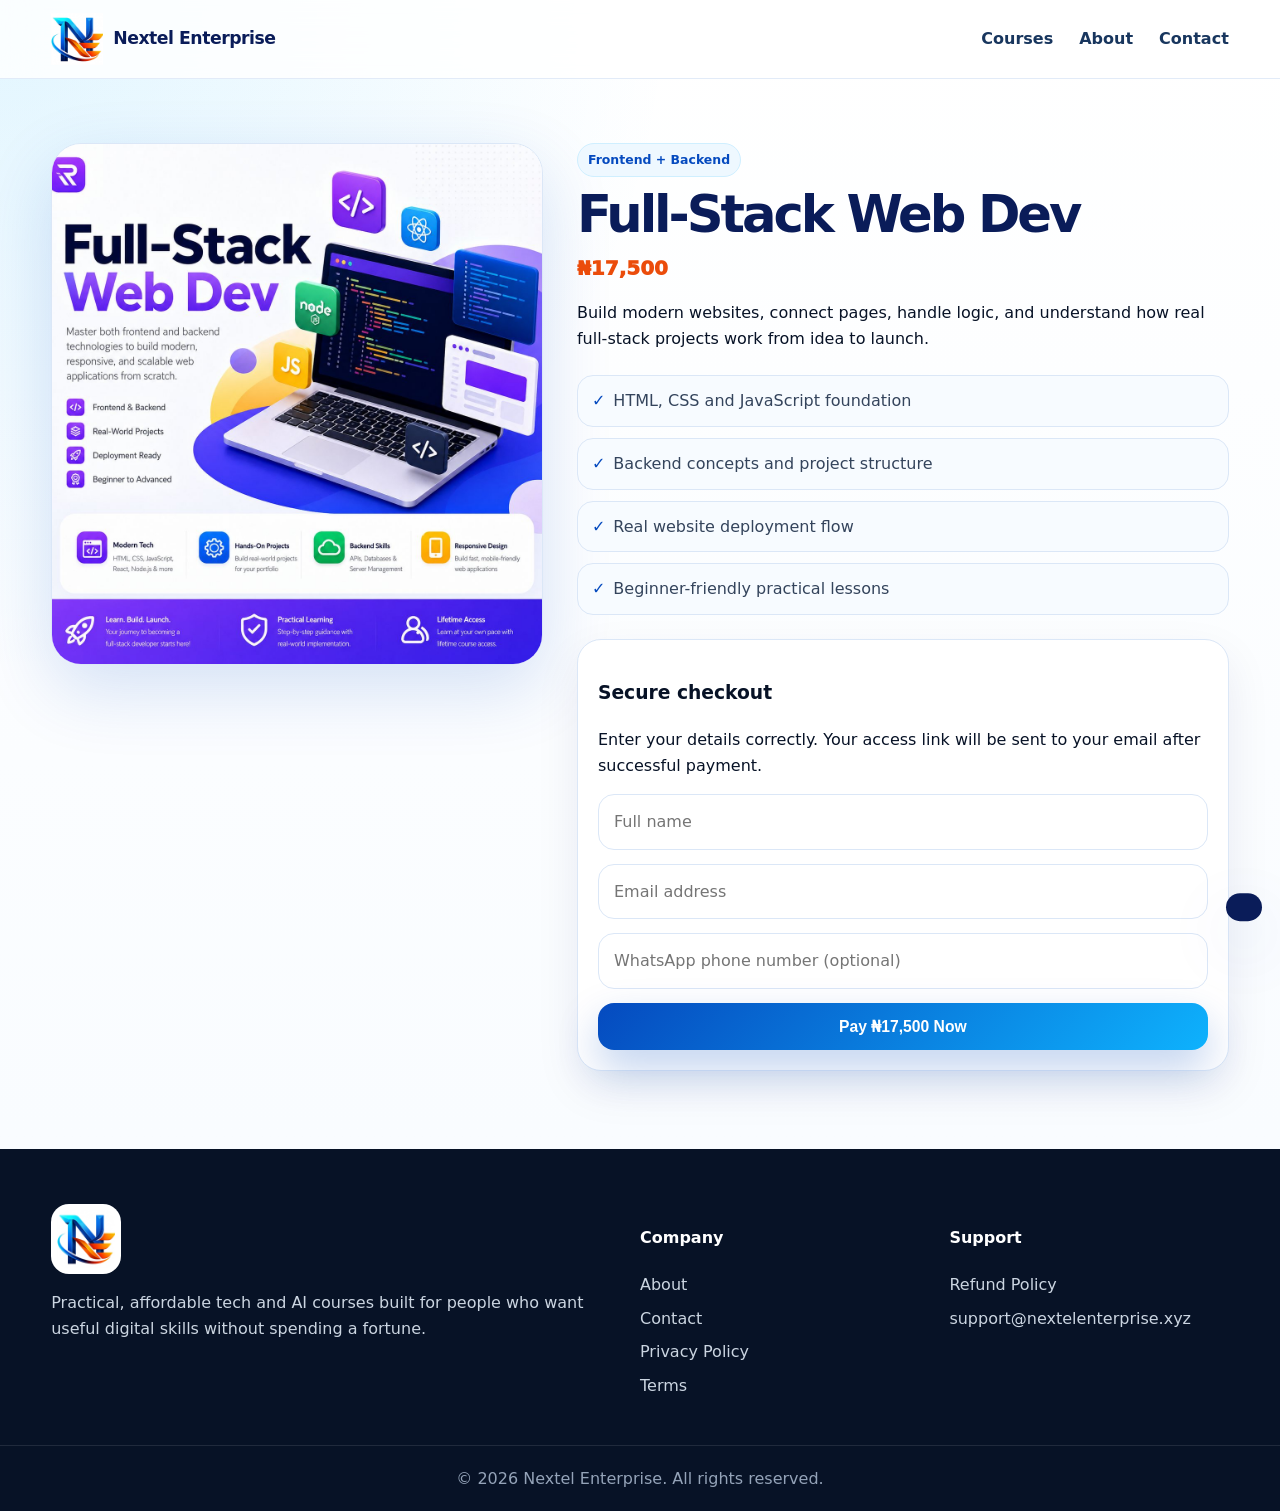
<file: product6163.html>
<!doctype html>
<html lang="en">

<!-- Mirrored from nextelenterprise.xyz/product.php?course=full-stack-web-dev by HTTrack Website Copier/3.x [XR&CO'2014], Mon, 29 Jun 2026 17:29:17 GMT -->
<!-- Added by HTTrack --><meta http-equiv="content-type" content="text/html;charset=UTF-8" /><!-- /Added by HTTrack -->
<head>
  <meta charset="utf-8">
  <meta name="viewport" content="width=device-width, initial-scale=1">
  <title>Full-Stack Web Dev | Nextel Enterprise</title>
  <meta name="description" content="Build modern websites, connect pages, handle logic, and understand how real full-stack projects work from idea to launch.">
  <meta name="theme-color" content="#054ABF">
  <meta property="og:title" content="Full-Stack Web Dev | Nextel Enterprise">
  <meta property="og:description" content="Build modern websites, connect pages, handle logic, and understand how real full-stack projects work from idea to launch.">
  <meta property="og:image" content="assets/images/logo.png">
  <meta property="og:url" content="index.html">
  <meta property="og:type" content="website">
  <link rel="apple-touch-icon" sizes="180x180" href="assets/favicon/apple-touch-icon.png">
  <link rel="icon" type="image/png" sizes="32x32" href="assets/favicon/favicon-32x32.png">
  <link rel="icon" type="image/png" sizes="16x16" href="assets/favicon/favicon-16x16.png">
  <link rel="manifest" href="assets/favicon/site.webmanifest">
  <link rel="shortcut icon" href="assets/favicon/favicon.ico">
  <link rel="stylesheet" href="assets/css/style.css">
  
</head>
<body>
<header class="site-header">
  <nav class="nav container">
    <a href="index.html" class="brand" aria-label="Nextel Enterprise home"><img src="assets/images/logo.png" alt="Nextel Enterprise logo"><span>Nextel Enterprise</span></a>
    <button class="nav-toggle" type="button" aria-label="Open menu">☰</button>
    <div class="nav-links">
      <a href="index.html#courses">Courses</a><a href="about.html">About</a><a href="contact.html">Contact</a>
    </div>
  </nav>
</header>
<main>
<section class="page-hero"><div class="container product-grid"><div class="product-image"><img class="js-lightbox" src="assets/images/full-stack-web-dev.jpg" alt="Full-Stack Web Dev"></div><div class="product-info"><span class="badge">Frontend + Backend</span><h1>Full-Stack Web Dev</h1><div class="price">₦17,500</div><p>Build modern websites, connect pages, handle logic, and understand how real full-stack projects work from idea to launch.</p><ul class="features-list"><li>HTML, CSS and JavaScript foundation</li><li>Backend concepts and project structure</li><li>Real website deployment flow</li><li>Beginner-friendly practical lessons</li></ul><div class="checkout-box" id="checkout"><h3>Secure checkout</h3><p>Enter your details correctly. Your access link will be sent to your email after successful payment.</p><div class="form-grid"><input type="text" id="buyer_name" placeholder="Full name" required><input type="email" id="buyer_email" placeholder="Email address" required><input type="tel" id="buyer_phone" placeholder="WhatsApp phone number (optional)"><button class="btn btn-primary" onclick="startPayment('full-stack-web-dev','Full-Stack Web Dev',17500,'pk_live_fe1d6997cd750f55143bb269ccb2351885711ffb')">Pay ₦17,500 Now</button><!-- <a class="btn btn-light" href="https://wa.me/2347048831912">Need help? Chat on WhatsApp</a> --></div></div></div></div></section><script>window.RUBAN_PREFIX='RE_';</script>
</main>
<footer class="footer">
  <div class="container footer-grid">
    <div><img src="assets/images/logo.png" class="footer-logo" alt="Nextel Enterprise"><p>Practical, affordable tech and AI courses built for people who want useful digital skills without spending a fortune.</p></div>
    <div><h4>Company</h4><a href="about.html">About</a><a href="contact.html">Contact</a><a href="privacy.html">Privacy Policy</a><a href="terms.html">Terms</a></div>
    <div><h4>Support</h4><a href="refund.html">Refund Policy</a><a href="mailto:support@nextelenterprise.xyz">support@nextelenterprise.xyz</a></div>
  </div>
  <div class="footer-bottom">© 2026 Nextel Enterprise. All rights reserved.</div>
</footer>
<div id="toast" class="toast"></div>
<script src="assets/js/main.js"></script>
</body>

<!-- Mirrored from nextelenterprise.xyz/product.php?course=full-stack-web-dev by HTTrack Website Copier/3.x [XR&CO'2014], Mon, 29 Jun 2026 17:29:17 GMT -->
</html>
</file>
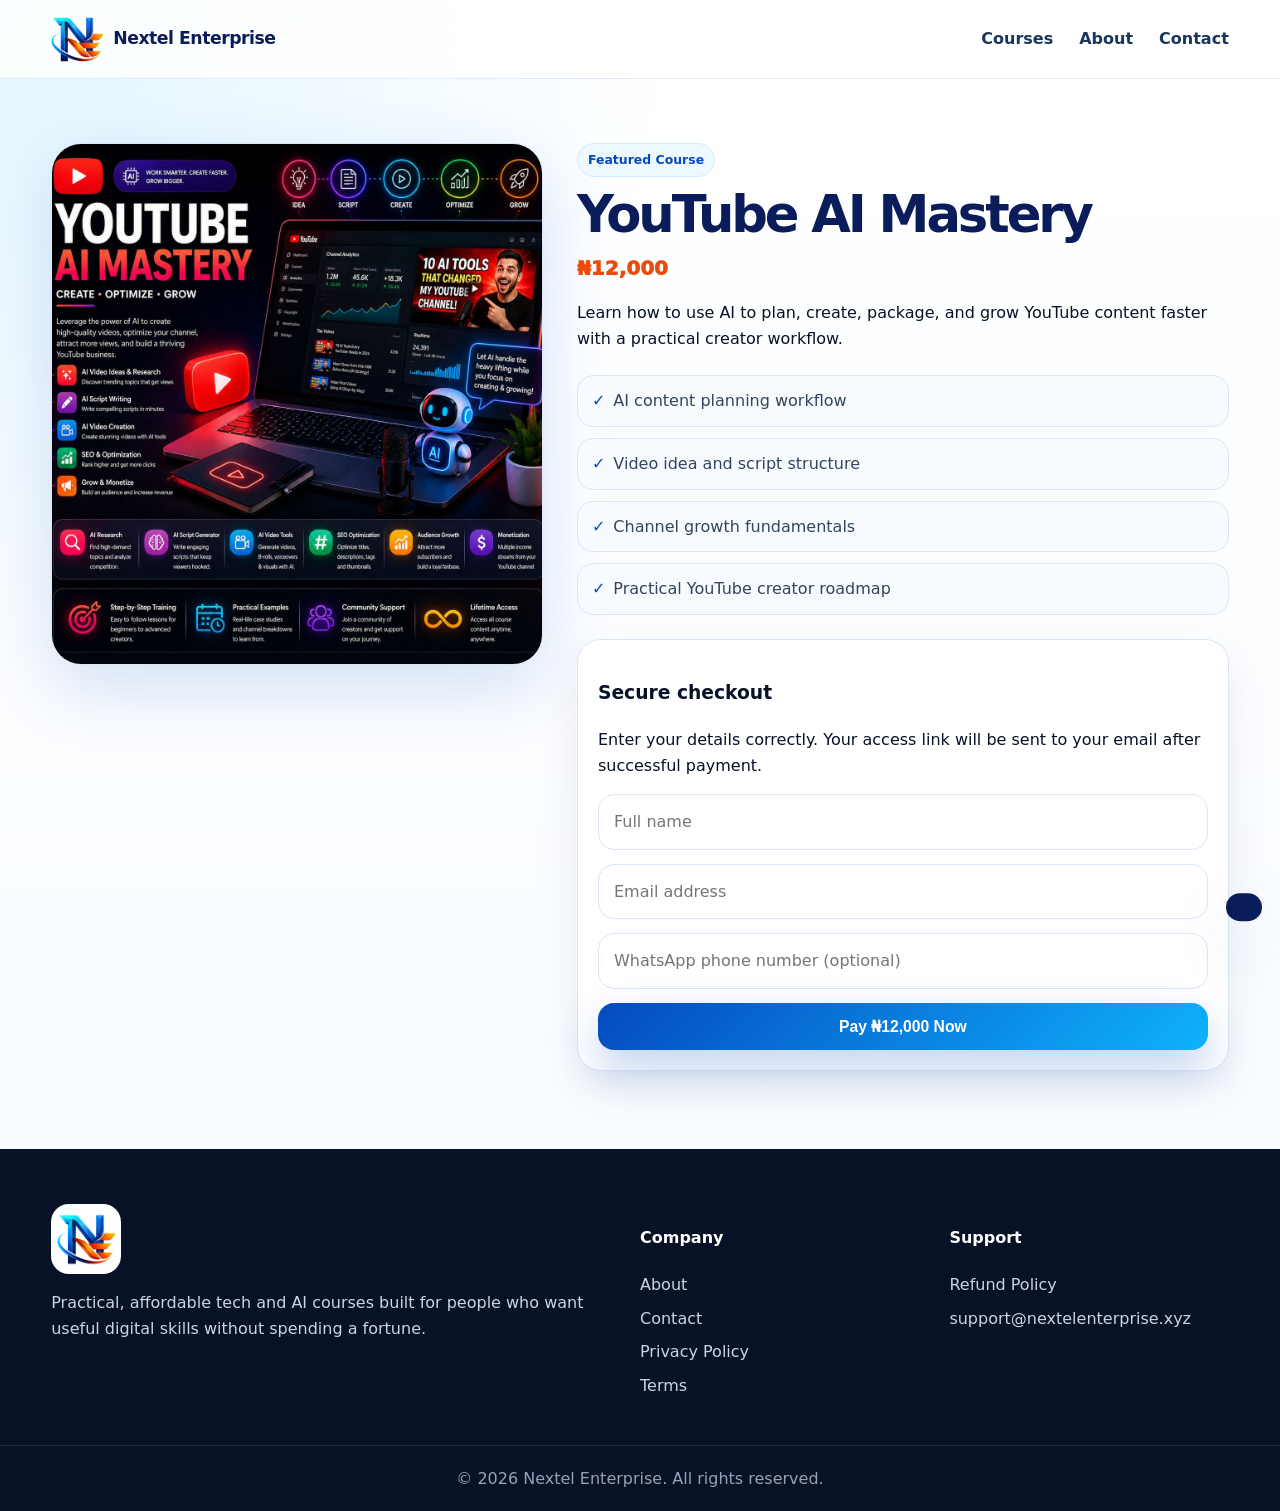
<file: product6c25.html>
<!doctype html>
<html lang="en">

<!-- Mirrored from nextelenterprise.xyz/product.php?course=youtube-ai-mastery by HTTrack Website Copier/3.x [XR&CO'2014], Mon, 29 Jun 2026 17:29:17 GMT -->
<!-- Added by HTTrack --><meta http-equiv="content-type" content="text/html;charset=UTF-8" /><!-- /Added by HTTrack -->
<head>
  <meta charset="utf-8">
  <meta name="viewport" content="width=device-width, initial-scale=1">
  <title>YouTube AI Mastery | Nextel Enterprise</title>
  <meta name="description" content="Learn how to use AI to plan, create, package, and grow YouTube content faster with a practical creator workflow.">
  <meta name="theme-color" content="#054ABF">
  <meta property="og:title" content="YouTube AI Mastery | Nextel Enterprise">
  <meta property="og:description" content="Learn how to use AI to plan, create, package, and grow YouTube content faster with a practical creator workflow.">
  <meta property="og:image" content="assets/images/logo.png">
  <meta property="og:url" content="index.html">
  <meta property="og:type" content="website">
  <link rel="apple-touch-icon" sizes="180x180" href="assets/favicon/apple-touch-icon.png">
  <link rel="icon" type="image/png" sizes="32x32" href="assets/favicon/favicon-32x32.png">
  <link rel="icon" type="image/png" sizes="16x16" href="assets/favicon/favicon-16x16.png">
  <link rel="manifest" href="assets/favicon/site.webmanifest">
  <link rel="shortcut icon" href="assets/favicon/favicon.ico">
  <link rel="stylesheet" href="assets/css/style.css">
  
</head>
<body>
<header class="site-header">
  <nav class="nav container">
    <a href="index.html" class="brand" aria-label="Nextel Enterprise home"><img src="assets/images/logo.png" alt="Nextel Enterprise logo"><span>Nextel Enterprise</span></a>
    <button class="nav-toggle" type="button" aria-label="Open menu">☰</button>
    <div class="nav-links">
      <a href="index.html#courses">Courses</a><a href="about.html">About</a><a href="contact.html">Contact</a>
    </div>
  </nav>
</header>
<main>
<section class="page-hero"><div class="container product-grid"><div class="product-image"><img class="js-lightbox" src="assets/images/youtube-ai-mastery.jpg" alt="YouTube AI Mastery"></div><div class="product-info"><span class="badge">Featured Course</span><h1>YouTube AI Mastery</h1><div class="price">₦12,000</div><p>Learn how to use AI to plan, create, package, and grow YouTube content faster with a practical creator workflow.</p><ul class="features-list"><li>AI content planning workflow</li><li>Video idea and script structure</li><li>Channel growth fundamentals</li><li>Practical YouTube creator roadmap</li></ul><div class="checkout-box" id="checkout"><h3>Secure checkout</h3><p>Enter your details correctly. Your access link will be sent to your email after successful payment.</p><div class="form-grid"><input type="text" id="buyer_name" placeholder="Full name" required><input type="email" id="buyer_email" placeholder="Email address" required><input type="tel" id="buyer_phone" placeholder="WhatsApp phone number (optional)"><button class="btn btn-primary" onclick="startPayment('youtube-ai-mastery','YouTube AI Mastery',12000,'pk_live_fe1d6997cd750f55143bb269ccb2351885711ffb')">Pay ₦12,000 Now</button><!-- <a class="btn btn-light" href="https://wa.me/2347048831912">Need help? Chat on WhatsApp</a> --></div></div></div></div></section><script>window.RUBAN_PREFIX='RE_';</script>
</main>
<footer class="footer">
  <div class="container footer-grid">
    <div><img src="assets/images/logo.png" class="footer-logo" alt="Nextel Enterprise"><p>Practical, affordable tech and AI courses built for people who want useful digital skills without spending a fortune.</p></div>
    <div><h4>Company</h4><a href="about.html">About</a><a href="contact.html">Contact</a><a href="privacy.html">Privacy Policy</a><a href="terms.html">Terms</a></div>
    <div><h4>Support</h4><a href="refund.html">Refund Policy</a><a href="mailto:support@nextelenterprise.xyz">support@nextelenterprise.xyz</a></div>
  </div>
  <div class="footer-bottom">© 2026 Nextel Enterprise. All rights reserved.</div>
</footer>
<div id="toast" class="toast"></div>
<script src="assets/js/main.js"></script>
</body>

<!-- Mirrored from nextelenterprise.xyz/product.php?course=youtube-ai-mastery by HTTrack Website Copier/3.x [XR&CO'2014], Mon, 29 Jun 2026 17:29:17 GMT -->
</html>
</file>
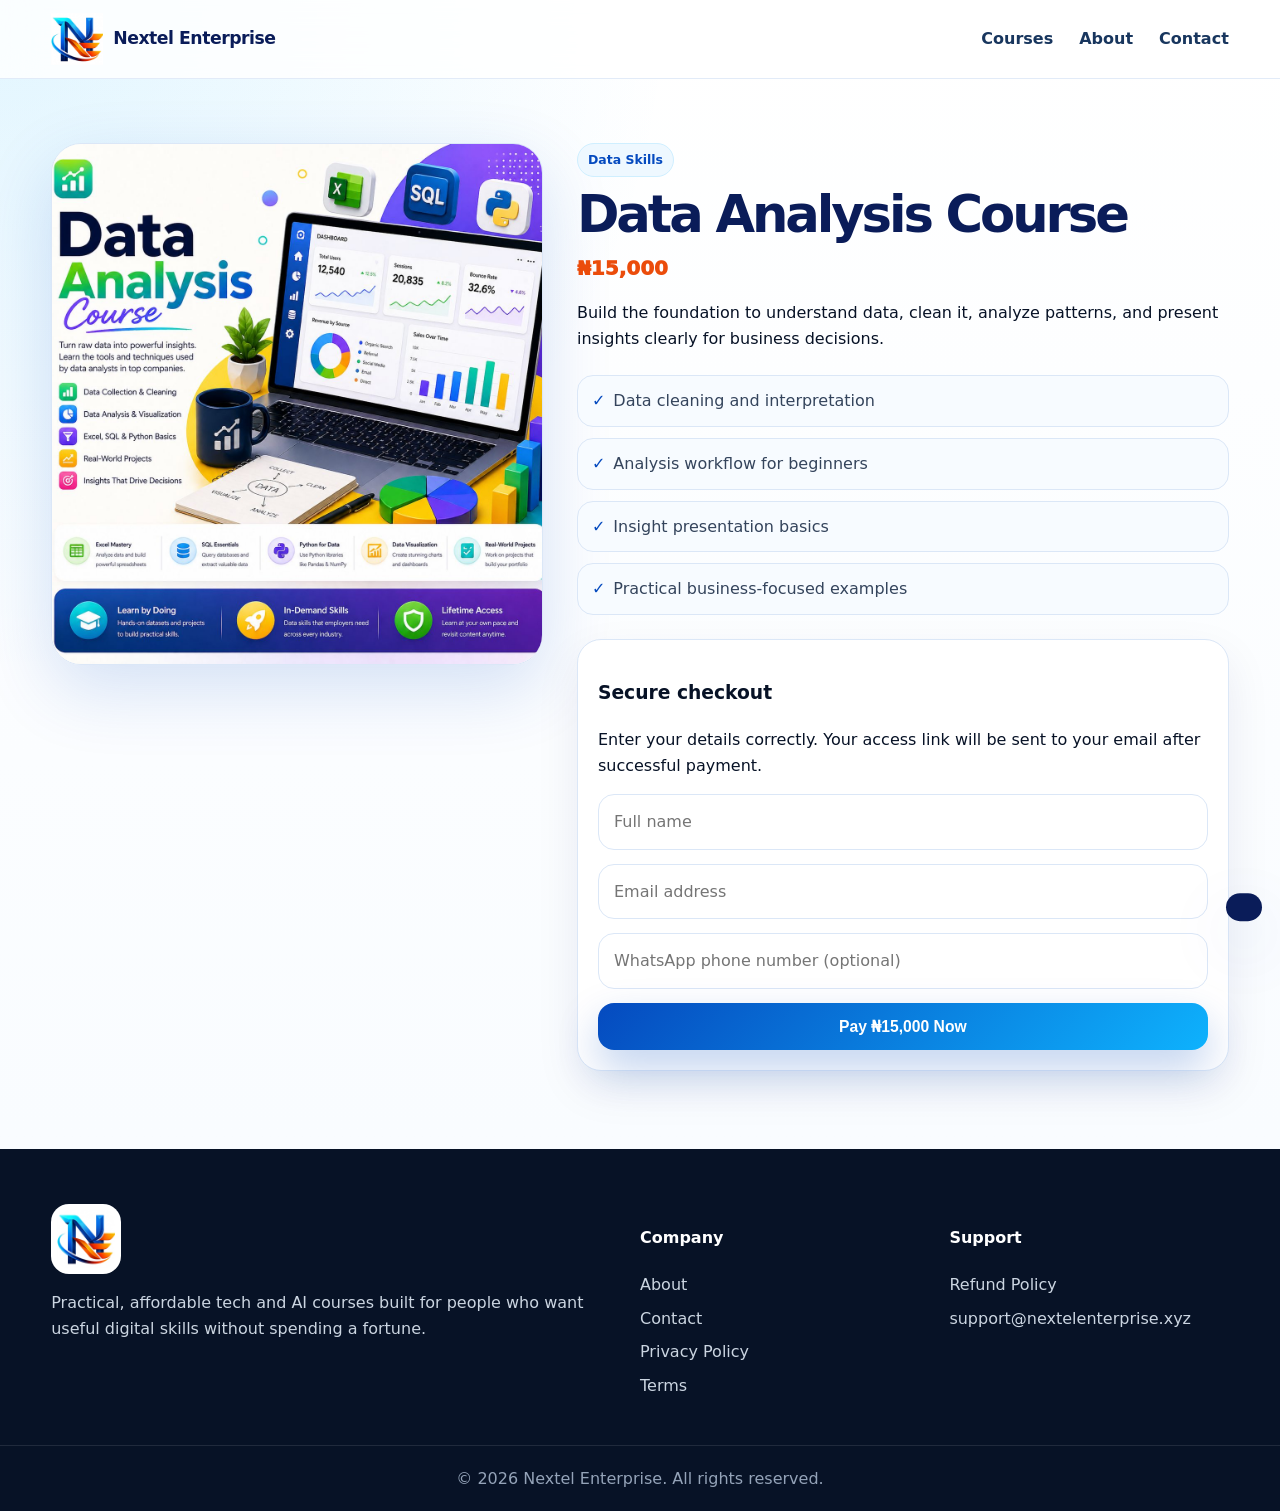
<file: product6f91.html>
<!doctype html>
<html lang="en">

<!-- Mirrored from nextelenterprise.xyz/product.php?course=data-analysis-course by HTTrack Website Copier/3.x [XR&CO'2014], Mon, 29 Jun 2026 17:29:17 GMT -->
<!-- Added by HTTrack --><meta http-equiv="content-type" content="text/html;charset=UTF-8" /><!-- /Added by HTTrack -->
<head>
  <meta charset="utf-8">
  <meta name="viewport" content="width=device-width, initial-scale=1">
  <title>Data Analysis Course | Nextel Enterprise</title>
  <meta name="description" content="Build the foundation to understand data, clean it, analyze patterns, and present insights clearly for business decisions.">
  <meta name="theme-color" content="#054ABF">
  <meta property="og:title" content="Data Analysis Course | Nextel Enterprise">
  <meta property="og:description" content="Build the foundation to understand data, clean it, analyze patterns, and present insights clearly for business decisions.">
  <meta property="og:image" content="assets/images/logo.png">
  <meta property="og:url" content="index.html">
  <meta property="og:type" content="website">
  <link rel="apple-touch-icon" sizes="180x180" href="assets/favicon/apple-touch-icon.png">
  <link rel="icon" type="image/png" sizes="32x32" href="assets/favicon/favicon-32x32.png">
  <link rel="icon" type="image/png" sizes="16x16" href="assets/favicon/favicon-16x16.png">
  <link rel="manifest" href="assets/favicon/site.webmanifest">
  <link rel="shortcut icon" href="assets/favicon/favicon.ico">
  <link rel="stylesheet" href="assets/css/style.css">
  
</head>
<body>
<header class="site-header">
  <nav class="nav container">
    <a href="index.html" class="brand" aria-label="Nextel Enterprise home"><img src="assets/images/logo.png" alt="Nextel Enterprise logo"><span>Nextel Enterprise</span></a>
    <button class="nav-toggle" type="button" aria-label="Open menu">☰</button>
    <div class="nav-links">
      <a href="index.html#courses">Courses</a><a href="about.html">About</a><a href="contact.html">Contact</a>
    </div>
  </nav>
</header>
<main>
<section class="page-hero"><div class="container product-grid"><div class="product-image"><img class="js-lightbox" src="assets/images/data-analysis-course.jpg" alt="Data Analysis Course"></div><div class="product-info"><span class="badge">Data Skills</span><h1>Data Analysis Course</h1><div class="price">₦15,000</div><p>Build the foundation to understand data, clean it, analyze patterns, and present insights clearly for business decisions.</p><ul class="features-list"><li>Data cleaning and interpretation</li><li>Analysis workflow for beginners</li><li>Insight presentation basics</li><li>Practical business-focused examples</li></ul><div class="checkout-box" id="checkout"><h3>Secure checkout</h3><p>Enter your details correctly. Your access link will be sent to your email after successful payment.</p><div class="form-grid"><input type="text" id="buyer_name" placeholder="Full name" required><input type="email" id="buyer_email" placeholder="Email address" required><input type="tel" id="buyer_phone" placeholder="WhatsApp phone number (optional)"><button class="btn btn-primary" onclick="startPayment('data-analysis-course','Data Analysis Course',15000,'pk_live_fe1d6997cd750f55143bb269ccb2351885711ffb')">Pay ₦15,000 Now</button><!-- <a class="btn btn-light" href="https://wa.me/2347048831912">Need help? Chat on WhatsApp</a> --></div></div></div></div></section><script>window.RUBAN_PREFIX='RE_';</script>
</main>
<footer class="footer">
  <div class="container footer-grid">
    <div><img src="assets/images/logo.png" class="footer-logo" alt="Nextel Enterprise"><p>Practical, affordable tech and AI courses built for people who want useful digital skills without spending a fortune.</p></div>
    <div><h4>Company</h4><a href="about.html">About</a><a href="contact.html">Contact</a><a href="privacy.html">Privacy Policy</a><a href="terms.html">Terms</a></div>
    <div><h4>Support</h4><a href="refund.html">Refund Policy</a><a href="mailto:support@nextelenterprise.xyz">support@nextelenterprise.xyz</a></div>
  </div>
  <div class="footer-bottom">© 2026 Nextel Enterprise. All rights reserved.</div>
</footer>
<div id="toast" class="toast"></div>
<script src="assets/js/main.js"></script>
</body>

<!-- Mirrored from nextelenterprise.xyz/product.php?course=data-analysis-course by HTTrack Website Copier/3.x [XR&CO'2014], Mon, 29 Jun 2026 17:29:17 GMT -->
</html>
</file>
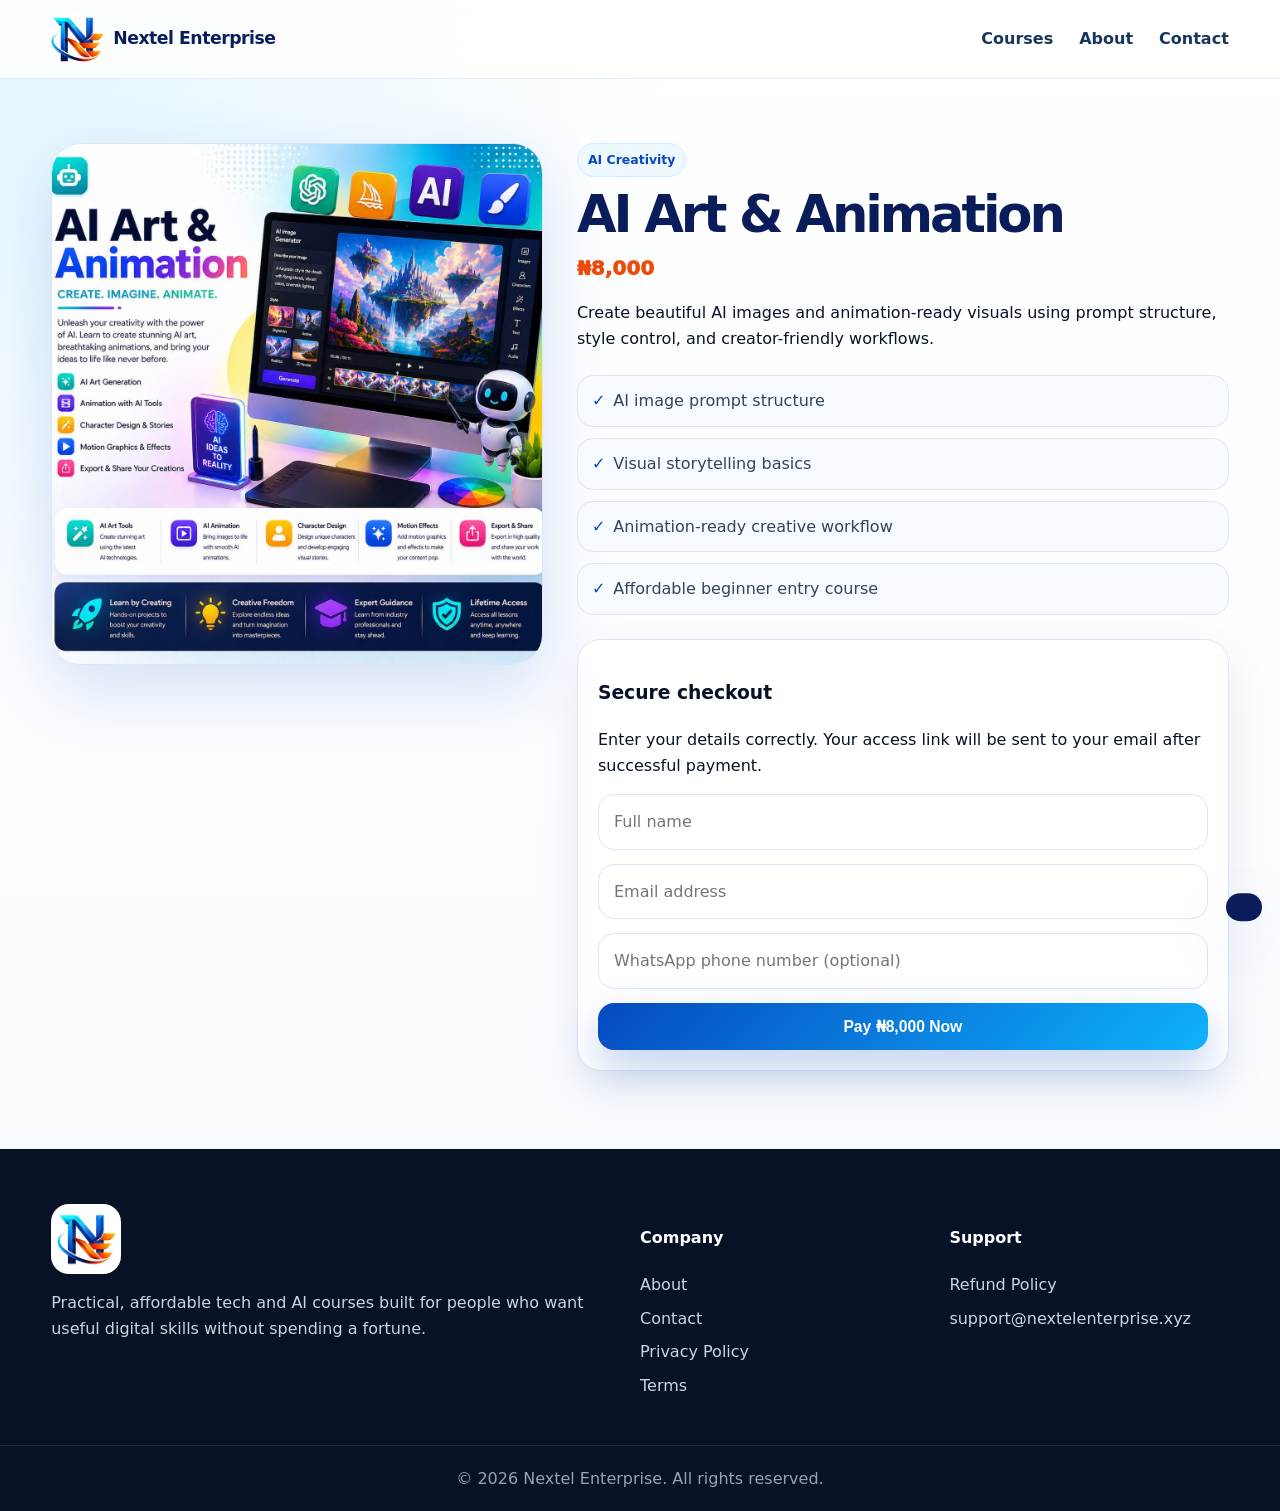
<file: product73f9.html>
<!doctype html>
<html lang="en">

<!-- Mirrored from nextelenterprise.xyz/product.php?course=ai-art-animation by HTTrack Website Copier/3.x [XR&CO'2014], Mon, 29 Jun 2026 17:29:17 GMT -->
<!-- Added by HTTrack --><meta http-equiv="content-type" content="text/html;charset=UTF-8" /><!-- /Added by HTTrack -->
<head>
  <meta charset="utf-8">
  <meta name="viewport" content="width=device-width, initial-scale=1">
  <title>AI Art &amp; Animation | Nextel Enterprise</title>
  <meta name="description" content="Create beautiful AI images and animation-ready visuals using prompt structure, style control, and creator-friendly workflows.">
  <meta name="theme-color" content="#054ABF">
  <meta property="og:title" content="AI Art &amp; Animation | Nextel Enterprise">
  <meta property="og:description" content="Create beautiful AI images and animation-ready visuals using prompt structure, style control, and creator-friendly workflows.">
  <meta property="og:image" content="assets/images/logo.png">
  <meta property="og:url" content="index.html">
  <meta property="og:type" content="website">
  <link rel="apple-touch-icon" sizes="180x180" href="assets/favicon/apple-touch-icon.png">
  <link rel="icon" type="image/png" sizes="32x32" href="assets/favicon/favicon-32x32.png">
  <link rel="icon" type="image/png" sizes="16x16" href="assets/favicon/favicon-16x16.png">
  <link rel="manifest" href="assets/favicon/site.webmanifest">
  <link rel="shortcut icon" href="assets/favicon/favicon.ico">
  <link rel="stylesheet" href="assets/css/style.css">
  
</head>
<body>
<header class="site-header">
  <nav class="nav container">
    <a href="index.html" class="brand" aria-label="Nextel Enterprise home"><img src="assets/images/logo.png" alt="Nextel Enterprise logo"><span>Nextel Enterprise</span></a>
    <button class="nav-toggle" type="button" aria-label="Open menu">☰</button>
    <div class="nav-links">
      <a href="index.html#courses">Courses</a><a href="about.html">About</a><a href="contact.html">Contact</a>
    </div>
  </nav>
</header>
<main>
<section class="page-hero"><div class="container product-grid"><div class="product-image"><img class="js-lightbox" src="assets/images/ai-art-animation.jpg" alt="AI Art &amp; Animation"></div><div class="product-info"><span class="badge">AI Creativity</span><h1>AI Art &amp; Animation</h1><div class="price">₦8,000</div><p>Create beautiful AI images and animation-ready visuals using prompt structure, style control, and creator-friendly workflows.</p><ul class="features-list"><li>AI image prompt structure</li><li>Visual storytelling basics</li><li>Animation-ready creative workflow</li><li>Affordable beginner entry course</li></ul><div class="checkout-box" id="checkout"><h3>Secure checkout</h3><p>Enter your details correctly. Your access link will be sent to your email after successful payment.</p><div class="form-grid"><input type="text" id="buyer_name" placeholder="Full name" required><input type="email" id="buyer_email" placeholder="Email address" required><input type="tel" id="buyer_phone" placeholder="WhatsApp phone number (optional)"><button class="btn btn-primary" onclick="startPayment('ai-art-animation','AI Art &amp; Animation',8000,'pk_live_fe1d6997cd750f55143bb269ccb2351885711ffb')">Pay ₦8,000 Now</button><!-- <a class="btn btn-light" href="https://wa.me/2347048831912">Need help? Chat on WhatsApp</a> --></div></div></div></div></section><script>window.RUBAN_PREFIX='RE_';</script>
</main>
<footer class="footer">
  <div class="container footer-grid">
    <div><img src="assets/images/logo.png" class="footer-logo" alt="Nextel Enterprise"><p>Practical, affordable tech and AI courses built for people who want useful digital skills without spending a fortune.</p></div>
    <div><h4>Company</h4><a href="about.html">About</a><a href="contact.html">Contact</a><a href="privacy.html">Privacy Policy</a><a href="terms.html">Terms</a></div>
    <div><h4>Support</h4><a href="refund.html">Refund Policy</a><a href="mailto:support@nextelenterprise.xyz">support@nextelenterprise.xyz</a></div>
  </div>
  <div class="footer-bottom">© 2026 Nextel Enterprise. All rights reserved.</div>
</footer>
<div id="toast" class="toast"></div>
<script src="assets/js/main.js"></script>
</body>

<!-- Mirrored from nextelenterprise.xyz/product.php?course=ai-art-animation by HTTrack Website Copier/3.x [XR&CO'2014], Mon, 29 Jun 2026 17:29:17 GMT -->
</html>
</file>
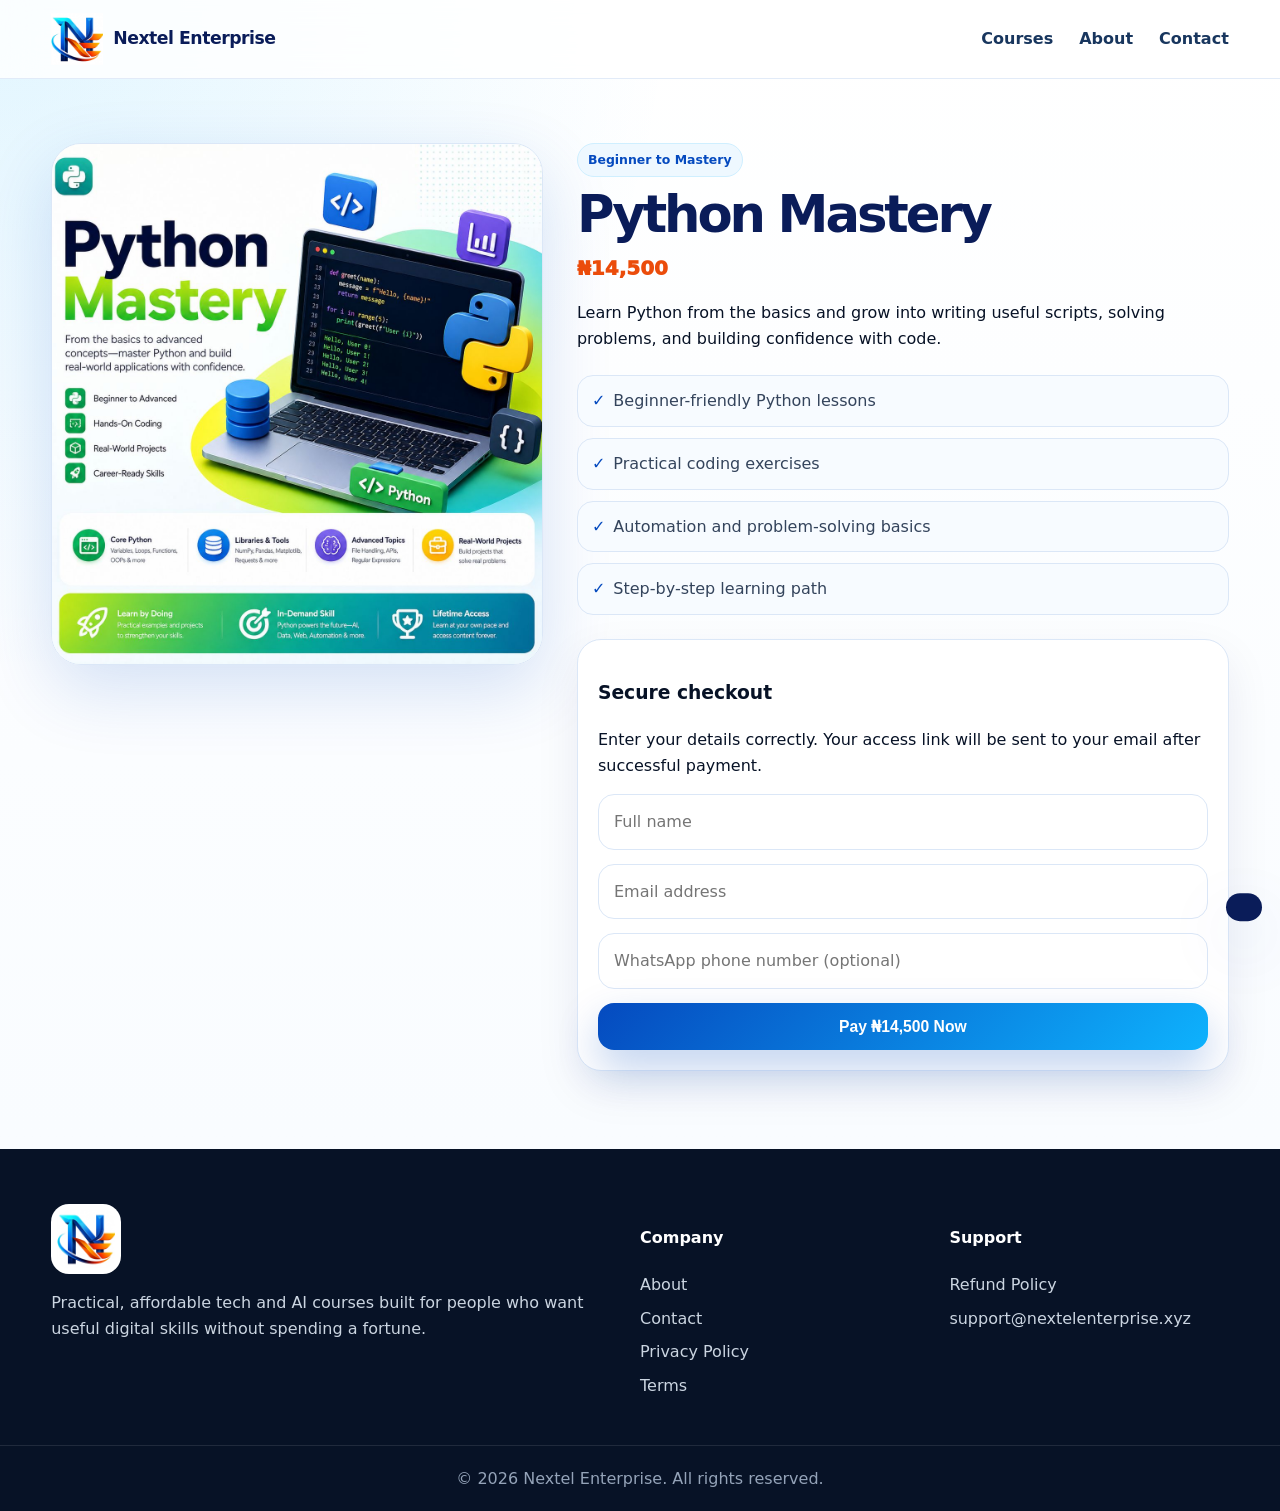
<file: productb296.html>
<!doctype html>
<html lang="en">

<!-- Mirrored from nextelenterprise.xyz/product.php?course=python-mastery by HTTrack Website Copier/3.x [XR&CO'2014], Mon, 29 Jun 2026 17:29:17 GMT -->
<!-- Added by HTTrack --><meta http-equiv="content-type" content="text/html;charset=UTF-8" /><!-- /Added by HTTrack -->
<head>
  <meta charset="utf-8">
  <meta name="viewport" content="width=device-width, initial-scale=1">
  <title>Python Mastery | Nextel Enterprise</title>
  <meta name="description" content="Learn Python from the basics and grow into writing useful scripts, solving problems, and building confidence with code.">
  <meta name="theme-color" content="#054ABF">
  <meta property="og:title" content="Python Mastery | Nextel Enterprise">
  <meta property="og:description" content="Learn Python from the basics and grow into writing useful scripts, solving problems, and building confidence with code.">
  <meta property="og:image" content="assets/images/logo.png">
  <meta property="og:url" content="index.html">
  <meta property="og:type" content="website">
  <link rel="apple-touch-icon" sizes="180x180" href="assets/favicon/apple-touch-icon.png">
  <link rel="icon" type="image/png" sizes="32x32" href="assets/favicon/favicon-32x32.png">
  <link rel="icon" type="image/png" sizes="16x16" href="assets/favicon/favicon-16x16.png">
  <link rel="manifest" href="assets/favicon/site.webmanifest">
  <link rel="shortcut icon" href="assets/favicon/favicon.ico">
  <link rel="stylesheet" href="assets/css/style.css">
  
</head>
<body>
<header class="site-header">
  <nav class="nav container">
    <a href="index.html" class="brand" aria-label="Nextel Enterprise home"><img src="assets/images/logo.png" alt="Nextel Enterprise logo"><span>Nextel Enterprise</span></a>
    <button class="nav-toggle" type="button" aria-label="Open menu">☰</button>
    <div class="nav-links">
      <a href="index.html#courses">Courses</a><a href="about.html">About</a><a href="contact.html">Contact</a>
    </div>
  </nav>
</header>
<main>
<section class="page-hero"><div class="container product-grid"><div class="product-image"><img class="js-lightbox" src="assets/images/python-mastery.jpg" alt="Python Mastery"></div><div class="product-info"><span class="badge">Beginner to Mastery</span><h1>Python Mastery</h1><div class="price">₦14,500</div><p>Learn Python from the basics and grow into writing useful scripts, solving problems, and building confidence with code.</p><ul class="features-list"><li>Beginner-friendly Python lessons</li><li>Practical coding exercises</li><li>Automation and problem-solving basics</li><li>Step-by-step learning path</li></ul><div class="checkout-box" id="checkout"><h3>Secure checkout</h3><p>Enter your details correctly. Your access link will be sent to your email after successful payment.</p><div class="form-grid"><input type="text" id="buyer_name" placeholder="Full name" required><input type="email" id="buyer_email" placeholder="Email address" required><input type="tel" id="buyer_phone" placeholder="WhatsApp phone number (optional)"><button class="btn btn-primary" onclick="startPayment('python-mastery','Python Mastery',14500,'pk_live_fe1d6997cd750f55143bb269ccb2351885711ffb')">Pay ₦14,500 Now</button><!-- <a class="btn btn-light" href="https://wa.me/2347048831912">Need help? Chat on WhatsApp</a> --></div></div></div></div></section><script>window.RUBAN_PREFIX='RE_';</script>
</main>
<footer class="footer">
  <div class="container footer-grid">
    <div><img src="assets/images/logo.png" class="footer-logo" alt="Nextel Enterprise"><p>Practical, affordable tech and AI courses built for people who want useful digital skills without spending a fortune.</p></div>
    <div><h4>Company</h4><a href="about.html">About</a><a href="contact.html">Contact</a><a href="privacy.html">Privacy Policy</a><a href="terms.html">Terms</a></div>
    <div><h4>Support</h4><a href="refund.html">Refund Policy</a><a href="mailto:support@nextelenterprise.xyz">support@nextelenterprise.xyz</a></div>
  </div>
  <div class="footer-bottom">© 2026 Nextel Enterprise. All rights reserved.</div>
</footer>
<div id="toast" class="toast"></div>
<script src="assets/js/main.js"></script>
</body>

<!-- Mirrored from nextelenterprise.xyz/product.php?course=python-mastery by HTTrack Website Copier/3.x [XR&CO'2014], Mon, 29 Jun 2026 17:29:17 GMT -->
</html>
</file>
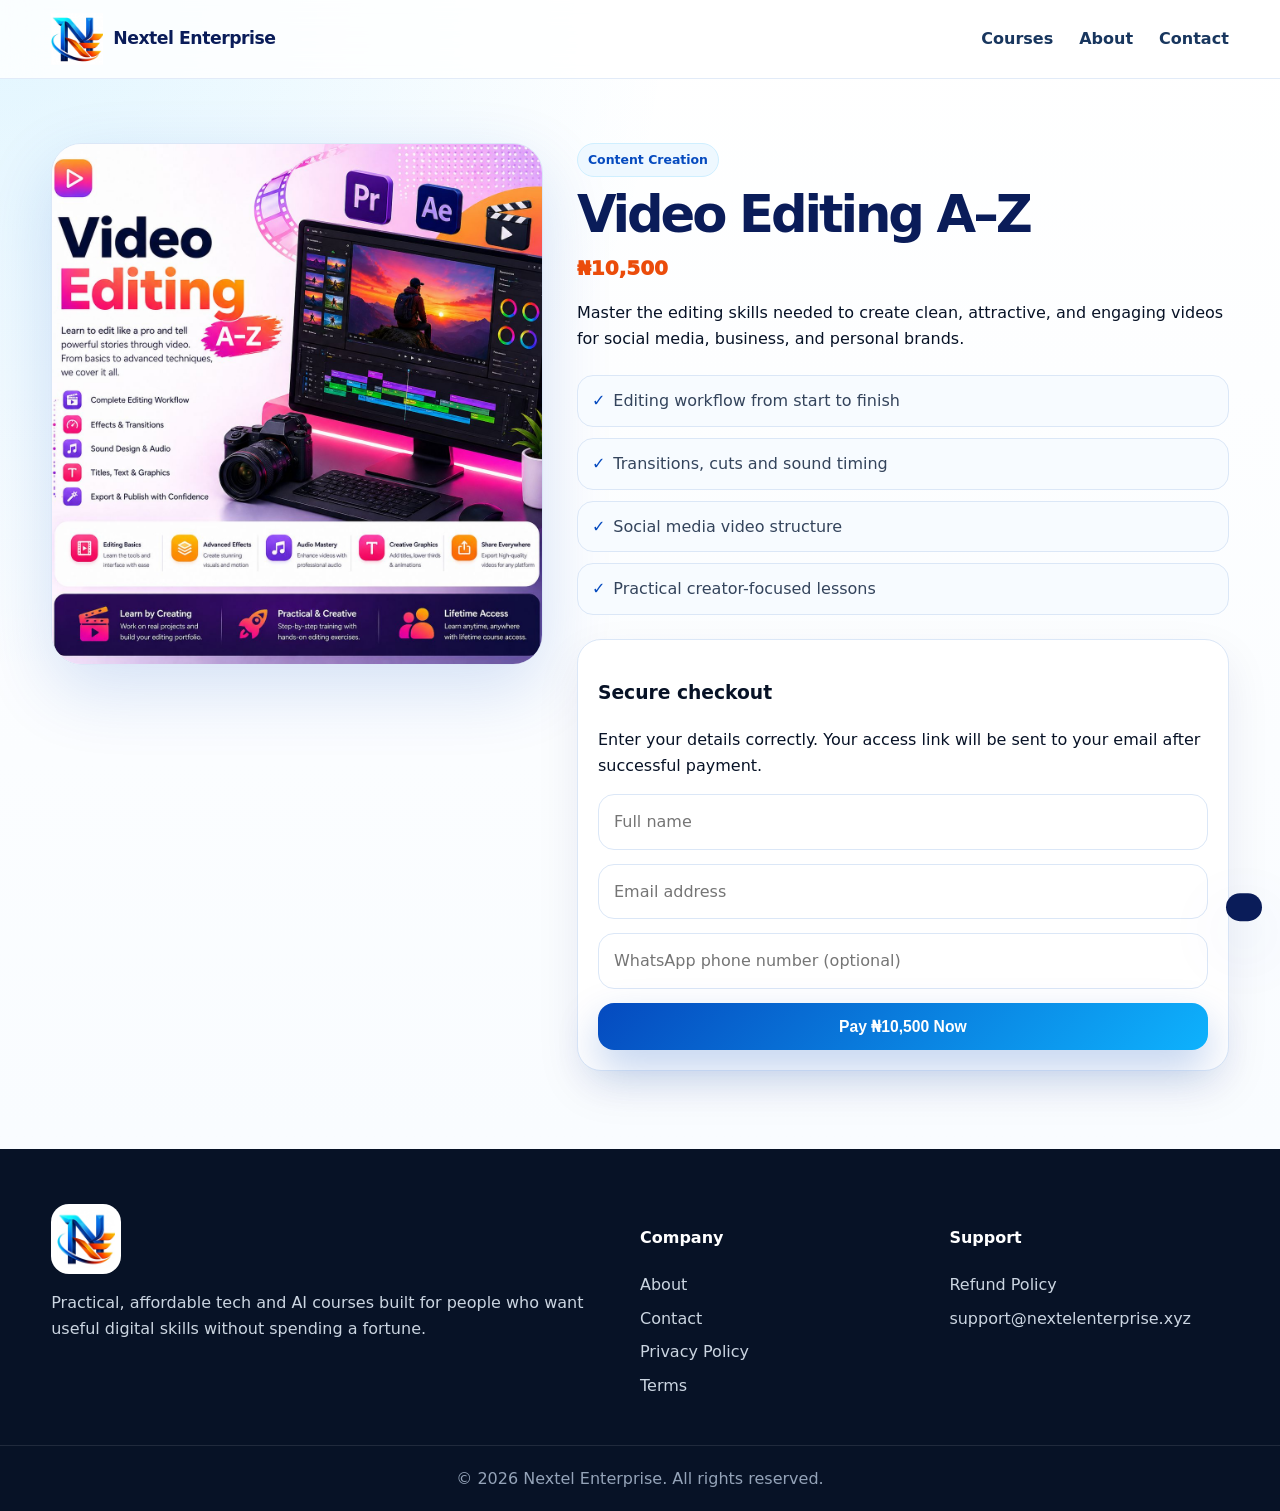
<file: productea76.html>
<!doctype html>
<html lang="en">

<!-- Mirrored from nextelenterprise.xyz/product.php?course=video-editing-az by HTTrack Website Copier/3.x [XR&CO'2014], Mon, 29 Jun 2026 17:29:17 GMT -->
<!-- Added by HTTrack --><meta http-equiv="content-type" content="text/html;charset=UTF-8" /><!-- /Added by HTTrack -->
<head>
  <meta charset="utf-8">
  <meta name="viewport" content="width=device-width, initial-scale=1">
  <title>Video Editing A–Z | Nextel Enterprise</title>
  <meta name="description" content="Master the editing skills needed to create clean, attractive, and engaging videos for social media, business, and personal brands.">
  <meta name="theme-color" content="#054ABF">
  <meta property="og:title" content="Video Editing A–Z | Nextel Enterprise">
  <meta property="og:description" content="Master the editing skills needed to create clean, attractive, and engaging videos for social media, business, and personal brands.">
  <meta property="og:image" content="assets/images/logo.png">
  <meta property="og:url" content="index.html">
  <meta property="og:type" content="website">
  <link rel="apple-touch-icon" sizes="180x180" href="assets/favicon/apple-touch-icon.png">
  <link rel="icon" type="image/png" sizes="32x32" href="assets/favicon/favicon-32x32.png">
  <link rel="icon" type="image/png" sizes="16x16" href="assets/favicon/favicon-16x16.png">
  <link rel="manifest" href="assets/favicon/site.webmanifest">
  <link rel="shortcut icon" href="assets/favicon/favicon.ico">
  <link rel="stylesheet" href="assets/css/style.css">
  
</head>
<body>
<header class="site-header">
  <nav class="nav container">
    <a href="index.html" class="brand" aria-label="Nextel Enterprise home"><img src="assets/images/logo.png" alt="Nextel Enterprise logo"><span>Nextel Enterprise</span></a>
    <button class="nav-toggle" type="button" aria-label="Open menu">☰</button>
    <div class="nav-links">
      <a href="index.html#courses">Courses</a><a href="about.html">About</a><a href="contact.html">Contact</a>
    </div>
  </nav>
</header>
<main>
<section class="page-hero"><div class="container product-grid"><div class="product-image"><img class="js-lightbox" src="assets/images/video-editing-az.jpg" alt="Video Editing A–Z"></div><div class="product-info"><span class="badge">Content Creation</span><h1>Video Editing A–Z</h1><div class="price">₦10,500</div><p>Master the editing skills needed to create clean, attractive, and engaging videos for social media, business, and personal brands.</p><ul class="features-list"><li>Editing workflow from start to finish</li><li>Transitions, cuts and sound timing</li><li>Social media video structure</li><li>Practical creator-focused lessons</li></ul><div class="checkout-box" id="checkout"><h3>Secure checkout</h3><p>Enter your details correctly. Your access link will be sent to your email after successful payment.</p><div class="form-grid"><input type="text" id="buyer_name" placeholder="Full name" required><input type="email" id="buyer_email" placeholder="Email address" required><input type="tel" id="buyer_phone" placeholder="WhatsApp phone number (optional)"><button class="btn btn-primary" onclick="startPayment('video-editing-az','Video Editing A–Z',10500,'pk_live_fe1d6997cd750f55143bb269ccb2351885711ffb')">Pay ₦10,500 Now</button><!-- <a class="btn btn-light" href="https://wa.me/2347048831912">Need help? Chat on WhatsApp</a> --></div></div></div></div></section><script>window.RUBAN_PREFIX='RE_';</script>
</main>
<footer class="footer">
  <div class="container footer-grid">
    <div><img src="assets/images/logo.png" class="footer-logo" alt="Nextel Enterprise"><p>Practical, affordable tech and AI courses built for people who want useful digital skills without spending a fortune.</p></div>
    <div><h4>Company</h4><a href="about.html">About</a><a href="contact.html">Contact</a><a href="privacy.html">Privacy Policy</a><a href="terms.html">Terms</a></div>
    <div><h4>Support</h4><a href="refund.html">Refund Policy</a><a href="mailto:support@nextelenterprise.xyz">support@nextelenterprise.xyz</a></div>
  </div>
  <div class="footer-bottom">© 2026 Nextel Enterprise. All rights reserved.</div>
</footer>
<div id="toast" class="toast"></div>
<script src="assets/js/main.js"></script>
</body>

<!-- Mirrored from nextelenterprise.xyz/product.php?course=video-editing-az by HTTrack Website Copier/3.x [XR&CO'2014], Mon, 29 Jun 2026 17:29:17 GMT -->
</html>
</file>
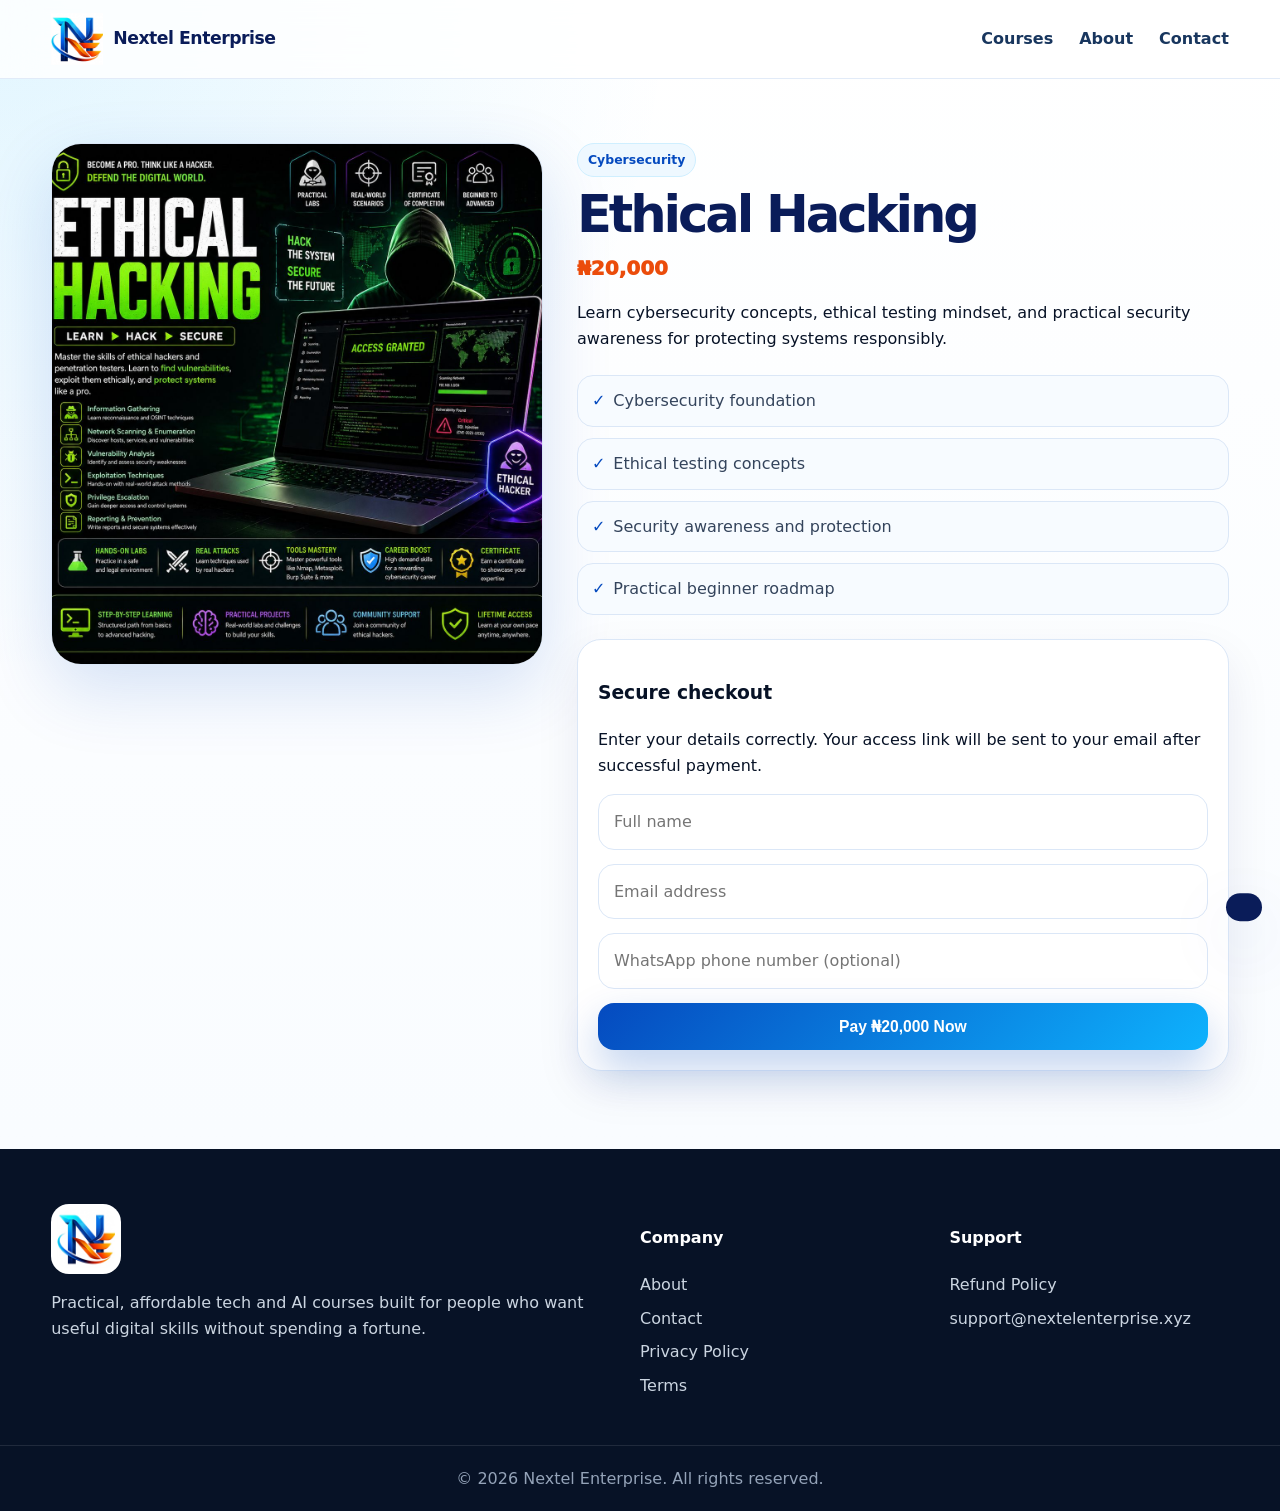
<file: productf786.html>
<!doctype html>
<html lang="en">

<!-- Mirrored from nextelenterprise.xyz/product.php?course=ethical-hacking by HTTrack Website Copier/3.x [XR&CO'2014], Mon, 29 Jun 2026 17:29:17 GMT -->
<!-- Added by HTTrack --><meta http-equiv="content-type" content="text/html;charset=UTF-8" /><!-- /Added by HTTrack -->
<head>
  <meta charset="utf-8">
  <meta name="viewport" content="width=device-width, initial-scale=1">
  <title>Ethical Hacking | Nextel Enterprise</title>
  <meta name="description" content="Learn cybersecurity concepts, ethical testing mindset, and practical security awareness for protecting systems responsibly.">
  <meta name="theme-color" content="#054ABF">
  <meta property="og:title" content="Ethical Hacking | Nextel Enterprise">
  <meta property="og:description" content="Learn cybersecurity concepts, ethical testing mindset, and practical security awareness for protecting systems responsibly.">
  <meta property="og:image" content="assets/images/logo.png">
  <meta property="og:url" content="index.html">
  <meta property="og:type" content="website">
  <link rel="apple-touch-icon" sizes="180x180" href="assets/favicon/apple-touch-icon.png">
  <link rel="icon" type="image/png" sizes="32x32" href="assets/favicon/favicon-32x32.png">
  <link rel="icon" type="image/png" sizes="16x16" href="assets/favicon/favicon-16x16.png">
  <link rel="manifest" href="assets/favicon/site.webmanifest">
  <link rel="shortcut icon" href="assets/favicon/favicon.ico">
  <link rel="stylesheet" href="assets/css/style.css">
  
</head>
<body>
<header class="site-header">
  <nav class="nav container">
    <a href="index.html" class="brand" aria-label="Nextel Enterprise home"><img src="assets/images/logo.png" alt="Nextel Enterprise logo"><span>Nextel Enterprise</span></a>
    <button class="nav-toggle" type="button" aria-label="Open menu">☰</button>
    <div class="nav-links">
      <a href="index.html#courses">Courses</a><a href="about.html">About</a><a href="contact.html">Contact</a>
    </div>
  </nav>
</header>
<main>
<section class="page-hero"><div class="container product-grid"><div class="product-image"><img class="js-lightbox" src="assets/images/ethical-hacking.jpg" alt="Ethical Hacking"></div><div class="product-info"><span class="badge">Cybersecurity</span><h1>Ethical Hacking</h1><div class="price">₦20,000</div><p>Learn cybersecurity concepts, ethical testing mindset, and practical security awareness for protecting systems responsibly.</p><ul class="features-list"><li>Cybersecurity foundation</li><li>Ethical testing concepts</li><li>Security awareness and protection</li><li>Practical beginner roadmap</li></ul><div class="checkout-box" id="checkout"><h3>Secure checkout</h3><p>Enter your details correctly. Your access link will be sent to your email after successful payment.</p><div class="form-grid"><input type="text" id="buyer_name" placeholder="Full name" required><input type="email" id="buyer_email" placeholder="Email address" required><input type="tel" id="buyer_phone" placeholder="WhatsApp phone number (optional)"><button class="btn btn-primary" onclick="startPayment('ethical-hacking','Ethical Hacking',20000,'pk_live_fe1d6997cd750f55143bb269ccb2351885711ffb')">Pay ₦20,000 Now</button><!-- <a class="btn btn-light" href="https://wa.me/2347048831912">Need help? Chat on WhatsApp</a> --></div></div></div></div></section><script>window.RUBAN_PREFIX='RE_';</script>
</main>
<footer class="footer">
  <div class="container footer-grid">
    <div><img src="assets/images/logo.png" class="footer-logo" alt="Nextel Enterprise"><p>Practical, affordable tech and AI courses built for people who want useful digital skills without spending a fortune.</p></div>
    <div><h4>Company</h4><a href="about.html">About</a><a href="contact.html">Contact</a><a href="privacy.html">Privacy Policy</a><a href="terms.html">Terms</a></div>
    <div><h4>Support</h4><a href="refund.html">Refund Policy</a><a href="mailto:support@nextelenterprise.xyz">support@nextelenterprise.xyz</a></div>
  </div>
  <div class="footer-bottom">© 2026 Nextel Enterprise. All rights reserved.</div>
</footer>
<div id="toast" class="toast"></div>
<script src="assets/js/main.js"></script>
</body>

<!-- Mirrored from nextelenterprise.xyz/product.php?course=ethical-hacking by HTTrack Website Copier/3.x [XR&CO'2014], Mon, 29 Jun 2026 17:29:17 GMT -->
</html>
</file>
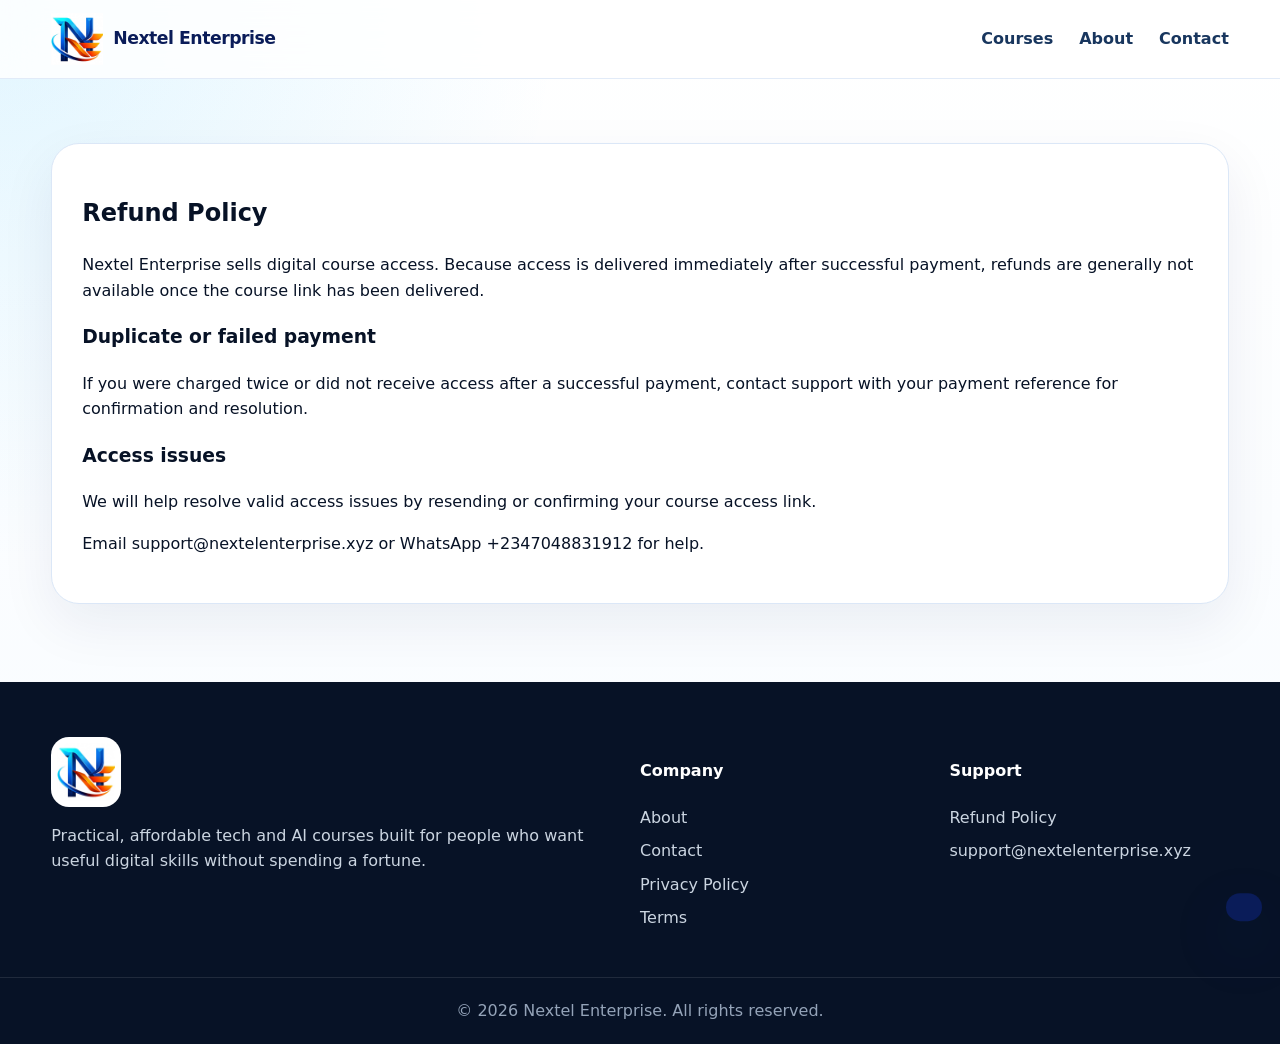
<file: refund.html>
<!doctype html>
<html lang="en">

<!-- Mirrored from nextelenterprise.xyz/refund.php by HTTrack Website Copier/3.x [XR&CO'2014], Mon, 29 Jun 2026 17:29:17 GMT -->
<!-- Added by HTTrack --><meta http-equiv="content-type" content="text/html;charset=UTF-8" /><!-- /Added by HTTrack -->
<head>
  <meta charset="utf-8">
  <meta name="viewport" content="width=device-width, initial-scale=1">
  <title>Refund Policy | Nextel Enterprise</title>
  <meta name="description" content="Nextel Enterprise offers affordable practical courses in web development, Python, video editing, Facebook ads, design, data analysis, ethical hacking, AI art and YouTube AI mastery.">
  <meta name="theme-color" content="#054ABF">
  <meta property="og:title" content="Refund Policy | Nextel Enterprise">
  <meta property="og:description" content="Nextel Enterprise offers affordable practical courses in web development, Python, video editing, Facebook ads, design, data analysis, ethical hacking, AI art and YouTube AI mastery.">
  <meta property="og:image" content="assets/images/logo.png">
  <meta property="og:url" content="index.html">
  <meta property="og:type" content="website">
  <link rel="apple-touch-icon" sizes="180x180" href="assets/favicon/apple-touch-icon.png">
  <link rel="icon" type="image/png" sizes="32x32" href="assets/favicon/favicon-32x32.png">
  <link rel="icon" type="image/png" sizes="16x16" href="assets/favicon/favicon-16x16.png">
  <link rel="manifest" href="assets/favicon/site.webmanifest">
  <link rel="shortcut icon" href="assets/favicon/favicon.ico">
  <link rel="stylesheet" href="assets/css/style.css">
  <script src="https://js.paystack.co/v1/inline.js"></script>
</head>
<body>
<header class="site-header">
  <nav class="nav container">
    <a href="index.html" class="brand" aria-label="Nextel Enterprise home"><img src="assets/images/logo.png" alt="Nextel Enterprise logo"><span>Nextel Enterprise</span></a>
    <button class="nav-toggle" type="button" aria-label="Open menu">☰</button>
    <div class="nav-links">
      <a href="index.html#courses">Courses</a><a href="about.html">About</a><a href="contact.html">Contact</a>
    </div>
  </nav>
</header>
<main>
<section class="page-hero"><div class="container"><div class="content-card"><h1>Refund Policy</h1><p>Nextel Enterprise sells digital course access. Because access is delivered immediately after successful payment, refunds are generally not available once the course link has been delivered.</p><h3>Duplicate or failed payment</h3><p>If you were charged twice or did not receive access after a successful payment, contact support with your payment reference for confirmation and resolution.</p><h3>Access issues</h3><p>We will help resolve valid access issues by resending or confirming your course access link.</p><p>Email support@nextelenterprise.xyz or WhatsApp +2347048831912 for help.</p></div></div></section>
</main>
<footer class="footer">
  <div class="container footer-grid">
    <div><img src="assets/images/logo.png" class="footer-logo" alt="Nextel Enterprise"><p>Practical, affordable tech and AI courses built for people who want useful digital skills without spending a fortune.</p></div>
    <div><h4>Company</h4><a href="about.html">About</a><a href="contact.html">Contact</a><a href="privacy.html">Privacy Policy</a><a href="terms.html">Terms</a></div>
    <div><h4>Support</h4><a href="refund.html">Refund Policy</a><a href="mailto:support@nextelenterprise.xyz">support@nextelenterprise.xyz</a></div>
  </div>
  <div class="footer-bottom">© 2026 Nextel Enterprise. All rights reserved.</div>
</footer>
<div id="toast" class="toast"></div>
<script src="assets/js/main.js"></script>
</body>

<!-- Mirrored from nextelenterprise.xyz/refund.php by HTTrack Website Copier/3.x [XR&CO'2014], Mon, 29 Jun 2026 17:29:17 GMT -->
</html>
</file>
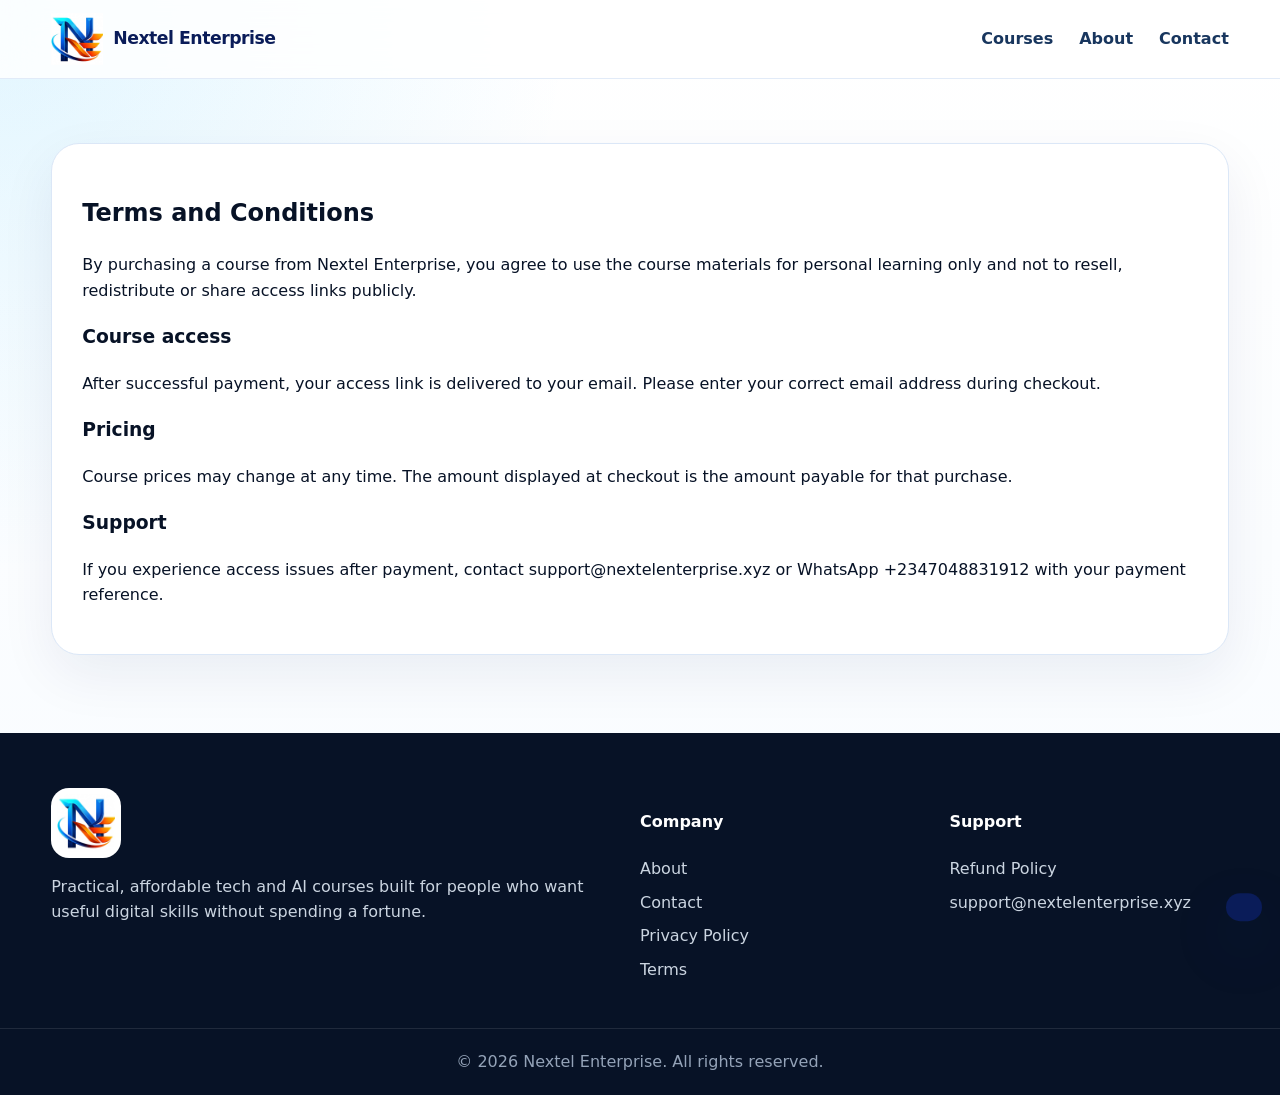
<file: terms.html>
<!doctype html>
<html lang="en">

<!-- Mirrored from nextelenterprise.xyz/terms.php by HTTrack Website Copier/3.x [XR&CO'2014], Mon, 29 Jun 2026 17:29:17 GMT -->
<!-- Added by HTTrack --><meta http-equiv="content-type" content="text/html;charset=UTF-8" /><!-- /Added by HTTrack -->
<head>
  <meta charset="utf-8">
  <meta name="viewport" content="width=device-width, initial-scale=1">
  <title>Terms and Conditions | Nextel Enterprise</title>
  <meta name="description" content="Nextel Enterprise offers affordable practical courses in web development, Python, video editing, Facebook ads, design, data analysis, ethical hacking, AI art and YouTube AI mastery.">
  <meta name="theme-color" content="#054ABF">
  <meta property="og:title" content="Terms and Conditions | Nextel Enterprise">
  <meta property="og:description" content="Nextel Enterprise offers affordable practical courses in web development, Python, video editing, Facebook ads, design, data analysis, ethical hacking, AI art and YouTube AI mastery.">
  <meta property="og:image" content="assets/images/logo.png">
  <meta property="og:url" content="index.html">
  <meta property="og:type" content="website">
  <link rel="apple-touch-icon" sizes="180x180" href="assets/favicon/apple-touch-icon.png">
  <link rel="icon" type="image/png" sizes="32x32" href="assets/favicon/favicon-32x32.png">
  <link rel="icon" type="image/png" sizes="16x16" href="assets/favicon/favicon-16x16.png">
  <link rel="manifest" href="assets/favicon/site.webmanifest">
  <link rel="shortcut icon" href="assets/favicon/favicon.ico">
  <link rel="stylesheet" href="assets/css/style.css">
  <script src="https://js.paystack.co/v1/inline.js"></script>
</head>
<body>
<header class="site-header">
  <nav class="nav container">
    <a href="index.html" class="brand" aria-label="Nextel Enterprise home"><img src="assets/images/logo.png" alt="Nextel Enterprise logo"><span>Nextel Enterprise</span></a>
    <button class="nav-toggle" type="button" aria-label="Open menu">☰</button>
    <div class="nav-links">
      <a href="index.html#courses">Courses</a><a href="about.html">About</a><a href="contact.html">Contact</a>
    </div>
  </nav>
</header>
<main>
<section class="page-hero"><div class="container"><div class="content-card"><h1>Terms and Conditions</h1><p>By purchasing a course from Nextel Enterprise, you agree to use the course materials for personal learning only and not to resell, redistribute or share access links publicly.</p><h3>Course access</h3><p>After successful payment, your access link is delivered to your email. Please enter your correct email address during checkout.</p><h3>Pricing</h3><p>Course prices may change at any time. The amount displayed at checkout is the amount payable for that purchase.</p><h3>Support</h3><p>If you experience access issues after payment, contact support@nextelenterprise.xyz or WhatsApp +2347048831912 with your payment reference.</p></div></div></section>
</main>
<footer class="footer">
  <div class="container footer-grid">
    <div><img src="assets/images/logo.png" class="footer-logo" alt="Nextel Enterprise"><p>Practical, affordable tech and AI courses built for people who want useful digital skills without spending a fortune.</p></div>
    <div><h4>Company</h4><a href="about.html">About</a><a href="contact.html">Contact</a><a href="privacy.html">Privacy Policy</a><a href="terms.html">Terms</a></div>
    <div><h4>Support</h4><a href="refund.html">Refund Policy</a><a href="mailto:support@nextelenterprise.xyz">support@nextelenterprise.xyz</a></div>
  </div>
  <div class="footer-bottom">© 2026 Nextel Enterprise. All rights reserved.</div>
</footer>
<div id="toast" class="toast"></div>
<script src="assets/js/main.js"></script>
</body>

<!-- Mirrored from nextelenterprise.xyz/terms.php by HTTrack Website Copier/3.x [XR&CO'2014], Mon, 29 Jun 2026 17:29:17 GMT -->
</html>
</file>
<file: assets/css/style.css>
:root{--primary:#054ABF;--sky:#0EB2FD;--navy:#0A1C59;--orange:#EB4C0B;--gold:#FEA215;--soft:#F4F8FF;--ink:#071226;--muted:#64748b;--card:#ffffff;--line:#dbe7f7;--shadow:0 24px 70px rgba(5,74,191,.16);--radius:24px}*{box-sizing:border-box}html{scroll-behavior:smooth}body{margin:0;font-family:Inter,ui-sans-serif,system-ui,-apple-system,BlinkMacSystemFont,"Segoe UI",sans-serif;color:var(--ink);background:radial-gradient(circle at top left,rgba(14,178,253,.12),transparent 34%),linear-gradient(180deg,#fff 0,#f7fbff 100%);line-height:1.6}a{text-decoration:none;color:inherit}img{max-width:100%;display:block}.container{width:min(1180px,92%);margin:auto}.site-header{position:sticky;top:0;z-index:50;background:rgba(255,255,255,.82);backdrop-filter:blur(18px);border-bottom:1px solid rgba(219,231,247,.8)}.nav{height:78px;display:flex;align-items:center;justify-content:space-between}.brand{display:flex;align-items:center;gap:10px;font-weight:900;color:var(--navy);letter-spacing:-.03em}.brand img{width:52px;height:52px;object-fit:contain}.brand span{font-size:1.08rem}.nav-links{display:flex;align-items:center;gap:26px;font-weight:700;color:#18365e}.nav-links a:hover{color:var(--primary)}.nav-cta{background:linear-gradient(135deg,var(--primary),var(--sky));color:#fff!important;padding:12px 18px;border-radius:999px;box-shadow:0 12px 28px rgba(5,74,191,.24)}.nav-toggle{display:none;border:0;background:var(--navy);color:#fff;border-radius:12px;padding:10px 12px;font-size:1.2rem}.hero{padding:78px 0 46px;position:relative;overflow:hidden}.hero-grid{display:grid;grid-template-columns:1fr;align-items:center;gap:48px;max-width:880px;margin:auto;text-align:center}.eyebrow{display:inline-flex;align-items:center;gap:8px;background:#eef8ff;color:var(--primary);padding:8px 14px;border:1px solid #cfefff;border-radius:999px;font-size:.86rem;font-weight:900}.hero h1{font-size:clamp(2.45rem,5vw,5.4rem);line-height:.96;margin:20px 0 18px;letter-spacing:-.075em;color:var(--navy)}.hero h1 span{background:linear-gradient(135deg,var(--primary),var(--sky),var(--gold));-webkit-background-clip:text;color:transparent}.hero p{font-size:1.12rem;color:#44546a;max-width:720px;margin-left:auto;margin-right:auto}.hero-actions{display:flex;gap:14px;flex-wrap:wrap;margin:28px 0;justify-content:center}.btn{display:inline-flex;align-items:center;justify-content:center;gap:9px;border:0;border-radius:16px;padding:14px 20px;font-weight:900;cursor:pointer;transition:.25s ease;font-size:.98rem}.btn-primary{color:#fff;background:linear-gradient(135deg,var(--primary),var(--sky));box-shadow:0 18px 40px rgba(5,74,191,.25)}.btn-dark{color:#fff;background:var(--navy)}.btn-light{color:var(--navy);background:#fff;border:1px solid var(--line)}.btn:hover{transform:translateY(-2px)}.stats{display:grid;grid-template-columns:repeat(3,1fr);gap:12px;max-width:620px;margin:18px auto 0}.stat{background:rgba(255,255,255,.75);border:1px solid var(--line);border-radius:18px;padding:16px;box-shadow:0 10px 30px rgba(10,28,89,.06)}.stat b{display:block;color:var(--navy);font-size:1.25rem}.stat small{color:var(--muted);font-weight:700}.hero-card{position:relative}.hero-card:before{content:"";position:absolute;inset:35px -18px -18px 35px;background:linear-gradient(135deg,var(--sky),var(--gold));border-radius:32px;filter:blur(1px);opacity:.48}.hero-image{position:relative;border-radius:32px;overflow:hidden;box-shadow:var(--shadow);border:1px solid #fff;background:#fff}.hero-image img{width:100%;height:560px;object-fit:cover}.floating{position:absolute;left:-22px;bottom:36px;background:#fff;border:1px solid var(--line);box-shadow:var(--shadow);border-radius:22px;padding:16px 18px;max-width:250px}.floating b{color:var(--navy)}.section{padding:72px 0}.section-head{display:flex;justify-content:space-between;gap:25px;align-items:end;margin-bottom:30px}.section h2{font-size:clamp(2rem,3vw,3.2rem);line-height:1.02;margin:0;color:var(--navy);letter-spacing:-.055em}.section p.lead{color:var(--muted);max-width:620px;margin:12px 0 0}.feature-grid{display:grid;grid-template-columns:repeat(4,1fr);gap:18px}.feature{background:#fff;border:1px solid var(--line);border-radius:var(--radius);padding:22px;box-shadow:0 18px 45px rgba(10,28,89,.06)}.feature .icon{width:46px;height:46px;border-radius:14px;display:grid;place-items:center;background:linear-gradient(135deg,#eaf5ff,#fff0dc);font-size:1.35rem}.feature h3{margin:14px 0 7px;color:var(--navy)}.feature p{margin:0;color:var(--muted);font-size:.95rem}.courses-grid{display:grid;grid-template-columns:repeat(3,1fr);gap:24px}.course-card{background:#fff;border:1px solid var(--line);border-radius:28px;overflow:hidden;box-shadow:0 24px 60px rgba(10,28,89,.08);display:flex;flex-direction:column}.course-img{height:225px;object-fit:cover;object-position:top center;width:100%;background:#eaf3ff;cursor:zoom-in}.course-body{padding:22px;display:flex;flex-direction:column;flex:1}.course-top{display:flex;justify-content:space-between;gap:12px;align-items:start}.badge{display:inline-flex;background:#eef8ff;color:var(--primary);border:1px solid #cfefff;border-radius:999px;padding:6px 10px;font-size:.78rem;font-weight:900}.price{font-size:1.25rem;font-weight:950;color:var(--orange);white-space:nowrap}.course-card h3{font-size:1.35rem;margin:12px 0 8px;color:var(--navy);letter-spacing:-.025em}.course-card p{color:var(--muted);margin:0 0 18px;font-size:.96rem}.course-actions{margin-top:auto;display:grid;grid-template-columns:1fr 1fr;gap:10px}.featured{display:grid;grid-template-columns:.95fr 1.05fr;gap:34px;align-items:center;background:linear-gradient(135deg,var(--navy),#063994 55%,var(--sky));border-radius:34px;padding:28px;color:#fff;box-shadow:var(--shadow);overflow:hidden}.featured img{border-radius:26px;height:380px;width:100%;object-fit:cover;object-position:top center;cursor:zoom-in}.featured h2{color:#fff}.featured p{color:#dbeafe}.featured .badge{background:rgba(255,255,255,.13);border-color:rgba(255,255,255,.22);color:#fff}.featured .price{color:var(--gold);font-size:1.8rem}.testimonials{display:grid;grid-template-columns:1fr 1fr;gap:24px}.testimonial{background:#fff;border:1px solid var(--line);border-radius:28px;padding:22px;box-shadow:0 20px 55px rgba(10,28,89,.08);display:grid;grid-template-columns:112px 1fr;gap:18px;align-items:center}.testimonial img{width:112px;height:140px;object-fit:cover;object-position:top center;border-radius:22px;cursor:zoom-in}.testimonial p{color:#475569;margin:0 0 10px}.testimonial b{color:var(--navy)}.cta{padding:64px 0}.cta-box{background:radial-gradient(circle at 20% 10%,rgba(254,162,21,.35),transparent 30%),linear-gradient(135deg,#071a52,#054ABF);border-radius:36px;color:#fff;padding:50px;display:flex;justify-content:space-between;gap:28px;align-items:center;box-shadow:var(--shadow)}.cta-box h2{color:#fff}.cta-box p{color:#dbeafe;max-width:680px}.page-hero{padding:64px 0 28px}.content-card{background:#fff;border:1px solid var(--line);border-radius:28px;padding:30px;box-shadow:0 20px 55px rgba(10,28,89,.07)}.product-grid{display:grid;grid-template-columns:.86fr 1.14fr;gap:34px;align-items:start}.product-image{border-radius:30px;overflow:hidden;box-shadow:var(--shadow);border:1px solid var(--line)}.product-image img{width:100%;height:520px;object-fit:cover;object-position:top center;cursor:zoom-in}.product-info h1{font-size:clamp(2.2rem,4vw,4.2rem);line-height:1;margin:12px 0;color:var(--navy);letter-spacing:-.06em}.features-list{list-style:none;padding:0;margin:24px 0;display:grid;gap:11px}.features-list li{background:#f7fbff;border:1px solid var(--line);border-radius:16px;padding:12px 14px;color:#34445c}.features-list li:before{content:"✓";font-weight:900;color:var(--primary);margin-right:8px}.form-grid{display:grid;gap:14px}.form-grid input,.form-grid textarea{width:100%;border:1px solid var(--line);border-radius:16px;padding:14px 15px;font:inherit;outline:none;background:#fff}.form-grid input:focus,.form-grid textarea:focus{border-color:var(--sky);box-shadow:0 0 0 4px rgba(14,178,253,.12)}.checkout-box{background:#fff;border:1px solid var(--line);border-radius:24px;padding:20px;box-shadow:0 18px 45px rgba(10,28,89,.08);margin-top:22px}.footer{background:#071226;color:#cbd5e1;margin-top:50px;padding-top:55px}.footer-grid{display:grid;grid-template-columns:2fr 1fr 1fr;gap:30px}.footer-logo{width:70px;background:#fff;border-radius:18px;padding:6px;margin-bottom:14px}.footer h4{color:#fff}.footer a{display:block;color:#cbd5e1;margin:8px 0}.footer a:hover{color:#fff}.footer-bottom{text-align:center;border-top:1px solid rgba(255,255,255,.1);padding:20px;margin-top:38px;color:#94a3b8}.toast{position:fixed;right:18px;bottom:18px;background:var(--navy);color:#fff;padding:14px 18px;border-radius:16px;box-shadow:var(--shadow);transform:translateY(140%);transition:.25s;z-index:90}.toast.show{transform:translateY(0)}.testimonial-slider-wrap{position:relative;overflow:hidden}.testimonial-track{display:flex;transition:transform .5s ease}.testimonial-slide{flex:0 0 33.3333%;padding:0 12px}.testimonial-card{background:#fff;border:1px solid var(--line);border-radius:28px;padding:24px;box-shadow:0 20px 55px rgba(10,28,89,.08);display:flex;flex-direction:column;gap:16px;height:100%;min-height:260px}.testimonial-card img,.testimonial-avatar{width:64px;height:64px;border-radius:50%;object-fit:cover}.testimonial-avatar{display:grid;place-items:center;color:#fff;font-weight:900;font-size:1.05rem}.testimonial-body p{color:#475569;margin:0 0 14px;font-size:.96rem}.testimonial-author b{display:block;color:var(--navy)}.testimonial-author small{color:var(--muted);font-weight:700}.testimonial-controls{display:flex;align-items:center;justify-content:center;gap:18px;margin-top:28px}.t-btn{width:44px;height:44px;border-radius:50%;border:1px solid var(--line);background:#fff;color:var(--navy);font-size:1.1rem;cursor:pointer;display:grid;place-items:center;box-shadow:0 10px 24px rgba(10,28,89,.08);transition:.25s ease}.t-btn:hover{background:var(--primary);color:#fff;transform:translateY(-2px)}.t-dots{display:flex;gap:8px}.t-dot{width:9px;height:9px;border-radius:50%;background:var(--line);border:0;cursor:pointer;padding:0}.t-dot.active{background:var(--primary);width:22px;border-radius:5px;transition:.25s ease}@media(max-width:900px){.hero-grid,.featured,.product-grid{grid-template-columns:1fr}.courses-grid,.feature-grid{grid-template-columns:repeat(2,1fr)}.hero-image img{height:420px}.section-head,.cta-box{display:block}.floating{position:relative;left:auto;bottom:auto;margin-top:15px}.footer-grid,.testimonials{grid-template-columns:1fr}.testimonial-slide{flex:0 0 50%}.nav-toggle{display:block}.nav-links{position:absolute;top:78px;left:4%;right:4%;background:#fff;border:1px solid var(--line);box-shadow:var(--shadow);border-radius:22px;padding:18px;display:none;flex-direction:column;align-items:flex-start}.nav-links.open{display:flex}}@media(max-width:560px){.courses-grid,.feature-grid,.stats{grid-template-columns:1fr}.hero{padding-top:48px}.hero h1{font-size:2.75rem}.course-actions{grid-template-columns:1fr}.cta-box{padding:30px}.testimonial{grid-template-columns:1fr}.testimonial-slide{flex:0 0 100%}.product-image img{height:330px}.brand span{display:none}}
.lightbox-modal{position:fixed;inset:0;background:rgba(7,18,38,.88);z-index:200;display:none;align-items:center;justify-content:center;padding:24px}.lightbox-modal.open{display:flex}.lightbox-modal img{max-width:min(96vw,1100px);max-height:86vh;border-radius:18px;box-shadow:0 24px 70px rgba(0,0,0,.35);background:#fff}.lightbox-close{position:absolute;top:18px;right:20px;width:46px;height:46px;border:0;border-radius:999px;background:#fff;color:var(--navy);font-size:30px;line-height:1;cursor:pointer;box-shadow:0 12px 28px rgba(0,0,0,.2)}.lightbox-caption{position:absolute;left:24px;right:24px;bottom:18px;text-align:center;color:#fff;font-weight:800;text-shadow:0 2px 12px rgba(0,0,0,.6)}
</file>
